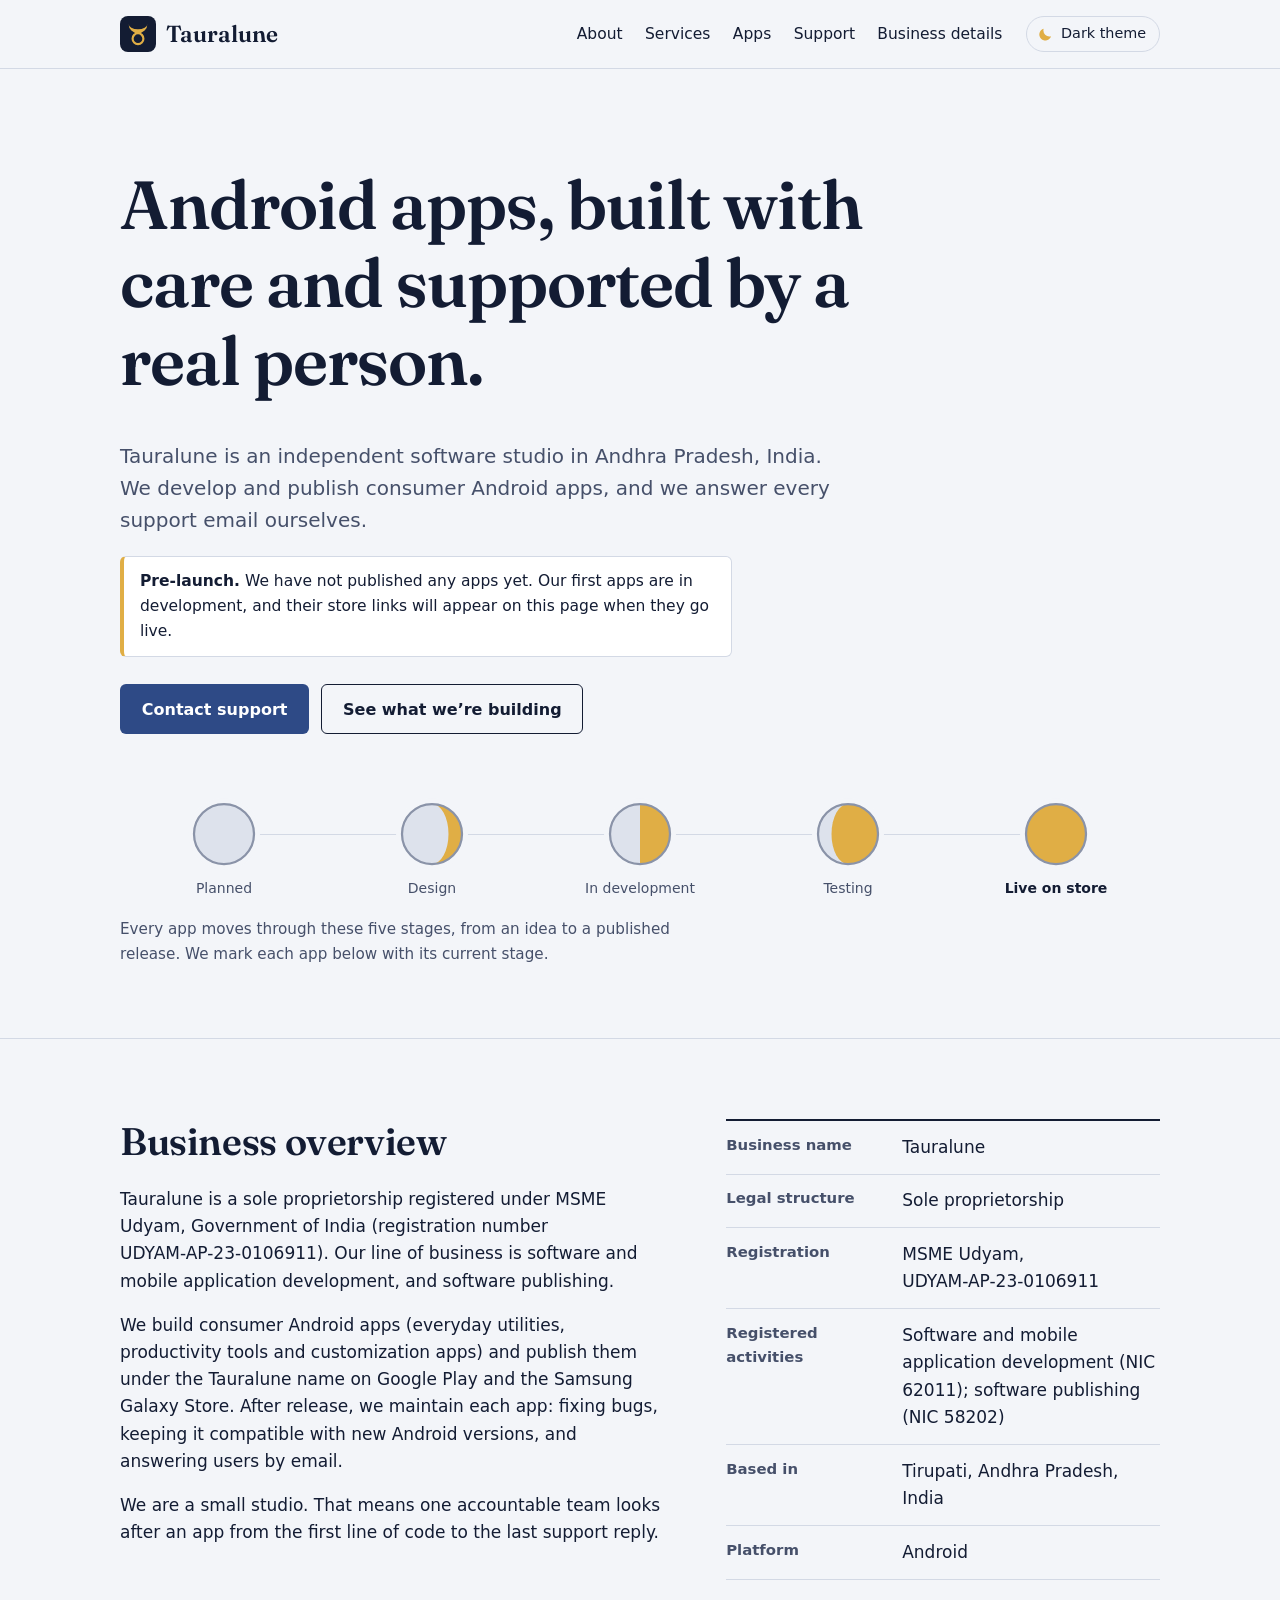
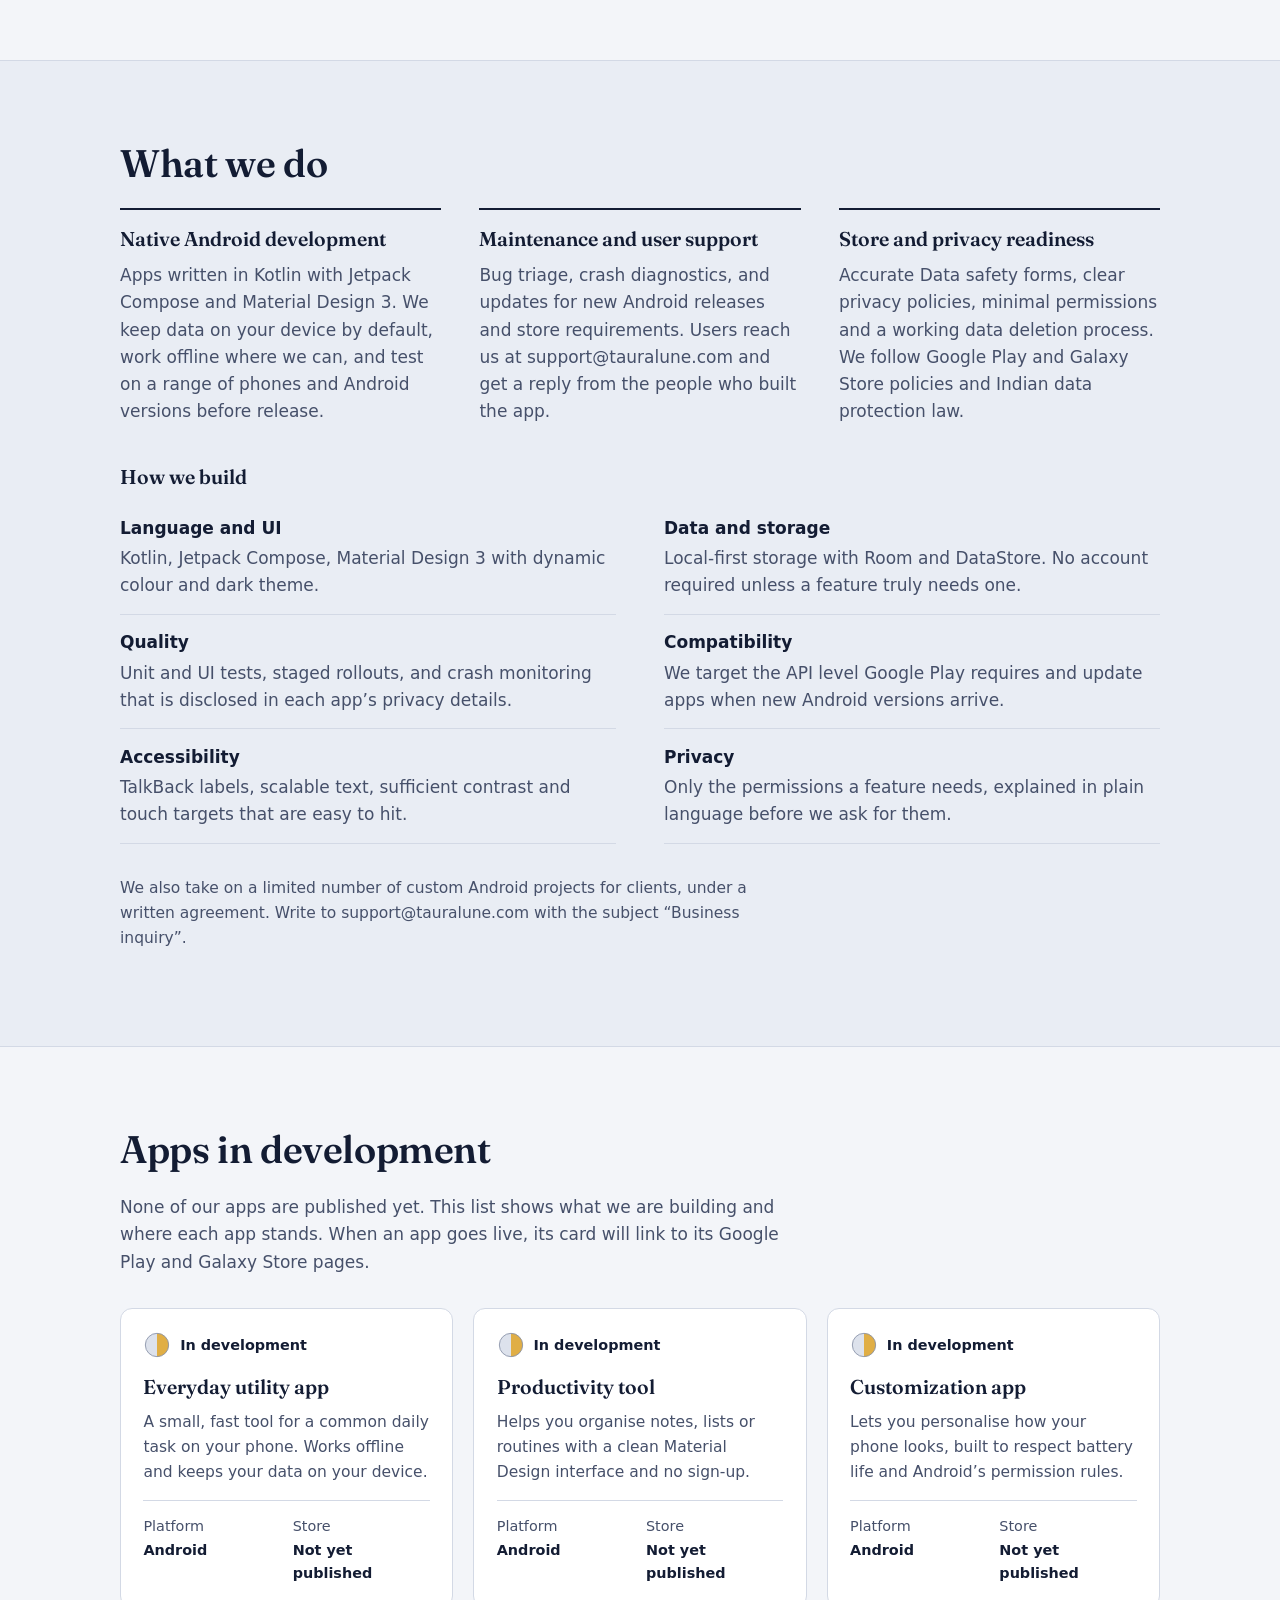
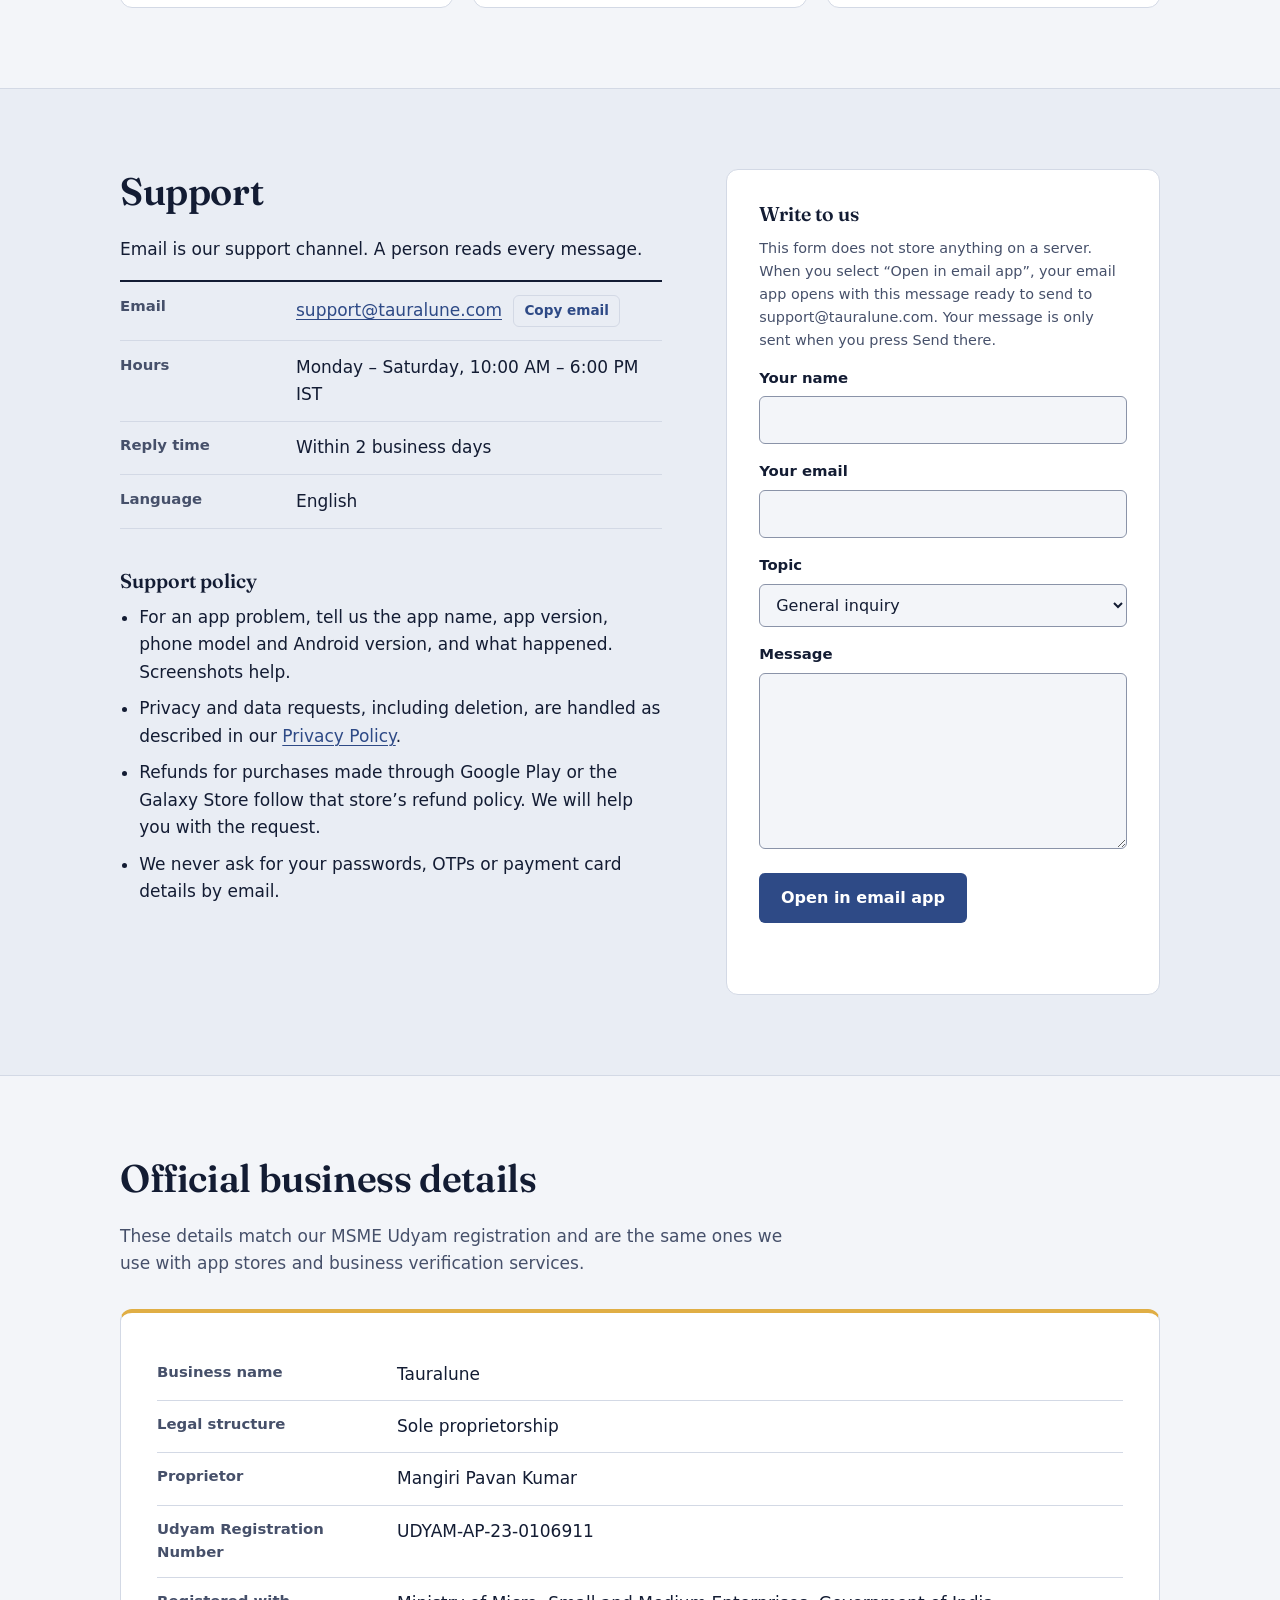
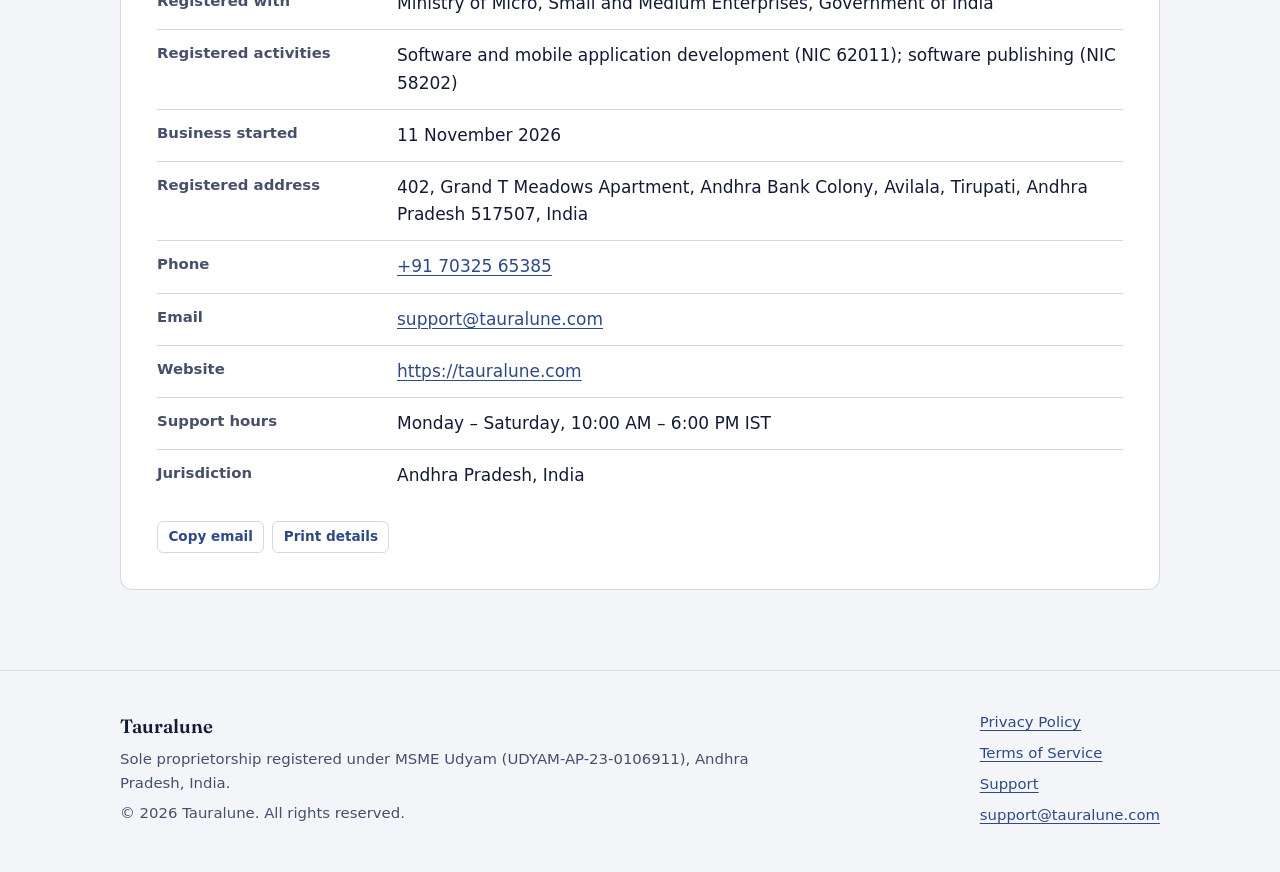
<file: index.html>
<!doctype html>
<html lang="en-IN">
<head>
  <meta charset="utf-8">
  <meta name="viewport" content="width=device-width, initial-scale=1">
  <title>Tauralune – Android app development and support studio, India</title>
  <meta name="description" content="Tauralune is an MSME-registered sole proprietorship in Andhra Pradesh, India (Udyam UDYAM-AP-23-0106911) that develops, publishes and supports Android apps. Pre-launch: first apps in development.">
  <meta name="robots" content="index, follow">
  <link rel="canonical" href="https://tauralune.com/">
  <meta name="theme-color" content="#F3F5F9">
  <meta name="color-scheme" content="light dark">
  <link rel="icon" href="favicon.ico" sizes="48x48">
  <link rel="icon" href="favicon.svg" type="image/svg+xml">
  <link rel="apple-touch-icon" href="apple-touch-icon.png">
  <link rel="preload" href="fonts/fraunces-600.woff2" as="font" type="font/woff2" crossorigin>

  <meta property="og:type" content="website">
  <meta property="og:site_name" content="Tauralune">
  <meta property="og:title" content="Tauralune – Android app development and support studio">
  <meta property="og:description" content="An MSME-registered Android app development and software publishing studio in Andhra Pradesh, India. First apps in development.">
  <meta property="og:url" content="https://tauralune.com/">
  <meta property="og:image" content="https://tauralune.com/og-image.png">
  <meta property="og:image:width" content="1200">
  <meta property="og:image:height" content="630">
  <meta property="og:locale" content="en_IN">
  <meta name="twitter:card" content="summary_large_image">
  <meta name="twitter:title" content="Tauralune – Android app development and support studio">
  <meta name="twitter:description" content="An MSME-registered Android app development and software publishing studio in Andhra Pradesh, India.">
  <meta name="twitter:image" content="https://tauralune.com/og-image.png">

  <link rel="stylesheet" href="styles.css">
  <script src="script.js"></script>

  <script type="application/ld+json">
  {
    "@context": "https://schema.org",
    "@graph": [
      {
        "@type": "Organization",
        "@id": "https://tauralune.com/#organization",
        "name": "Tauralune",
        "url": "https://tauralune.com/",
        "logo": "https://tauralune.com/logo.png",
        "image": "https://tauralune.com/og-image.png",
        "email": "support@tauralune.com",
        "telephone": "+917032565385",
        "foundingDate": "2026-11-11",
        "founder": { "@type": "Person", "name": "Mangiri Pavan Kumar" },
        "description": "Tauralune is a sole proprietorship registered under MSME Udyam (Government of India) that develops, publishes and supports consumer Android applications. Registered activities: software and mobile application development (NIC 62011) and software publishing (NIC 58202).",
        "address": {
          "@type": "PostalAddress",
          "streetAddress": "402, Grand T Meadows Apartment, Andhra Bank Colony, Avilala",
          "addressLocality": "Tirupati",
          "postalCode": "517507",
          "addressRegion": "Andhra Pradesh",
          "addressCountry": "IN"
        },
        "identifier": {
          "@type": "PropertyValue",
          "propertyID": "Udyam Registration Number",
          "value": "UDYAM-AP-23-0106911"
        },
        "knowsAbout": [
          "Android app development",
          "Kotlin",
          "Jetpack Compose",
          "Material Design",
          "Software publishing",
          "Application maintenance and user support"
        ],
        "contactPoint": {
          "@type": "ContactPoint",
          "contactType": "customer support",
          "email": "support@tauralune.com",
          "telephone": "+917032565385",
          "availableLanguage": ["English"],
          "areaServed": "IN",
          "hoursAvailable": {
            "@type": "OpeningHoursSpecification",
            "dayOfWeek": ["Monday", "Tuesday", "Wednesday", "Thursday", "Friday", "Saturday"],
            "opens": "10:00",
            "closes": "18:00"
          }
        }
      },
      {
        "@type": "WebSite",
        "@id": "https://tauralune.com/#website",
        "url": "https://tauralune.com/",
        "name": "Tauralune",
        "inLanguage": "en-IN",
        "publisher": { "@id": "https://tauralune.com/#organization" }
      }
    ]
  }
  </script>
</head>
<body>
  <a class="skip-link" href="#main">Skip to content</a>

  <svg class="sprite" aria-hidden="true" focusable="false" xmlns="http://www.w3.org/2000/svg">
    <symbol id="phase-new" viewBox="-24 -24 48 48">
      <circle class="moon-dark" r="20"/>
      <circle class="moon-rim" r="20"/>
    </symbol>
    <symbol id="phase-crescent" viewBox="-24 -24 48 48">
      <circle class="moon-dark" r="20"/>
      <path class="moon-lit" d="M0,-20 A20,20 0 0 1 0,20 A11,20 0 0 0 0,-20 Z"/>
      <circle class="moon-rim" r="20"/>
    </symbol>
    <symbol id="phase-half" viewBox="-24 -24 48 48">
      <circle class="moon-dark" r="20"/>
      <path class="moon-lit" d="M0,-20 A20,20 0 0 1 0,20 Z"/>
      <circle class="moon-rim" r="20"/>
    </symbol>
    <symbol id="phase-gibbous" viewBox="-24 -24 48 48">
      <circle class="moon-dark" r="20"/>
      <path class="moon-lit" d="M0,-20 A20,20 0 0 1 0,20 A11,20 0 0 1 0,-20 Z"/>
      <circle class="moon-rim" r="20"/>
    </symbol>
    <symbol id="phase-full" viewBox="-24 -24 48 48">
      <circle class="moon-lit" r="20"/>
      <circle class="moon-rim" r="20"/>
    </symbol>
  </svg>

  <header class="site-header">
    <div class="container header-inner">
      <a class="brand" href="index.html" aria-label="Tauralune home">
        <svg class="brand-mark" viewBox="0 0 100 100" aria-hidden="true" focusable="false">
          <rect class="brand-tile" width="100" height="100" rx="22"/>
          <path class="brand-horns" d="M24 22A26 26 0 0 0 76 22A26 15 0 0 1 24 22Z"/>
          <circle class="brand-moon" cx="50" cy="63" r="15"/>
        </svg>
        <span class="brand-name">Tauralune</span>
      </a>

      <button class="menu-toggle" type="button" aria-controls="site-nav" aria-expanded="false">
        <span class="menu-toggle-bars" aria-hidden="true"></span>
        <span class="visually-hidden">Open menu</span>
      </button>

      <nav id="site-nav" class="site-nav" aria-label="Main">
        <ul>
          <li><a href="#about">About</a></li>
          <li><a href="#services">Services</a></li>
          <li><a href="#apps">Apps</a></li>
          <li><a href="#support">Support</a></li>
          <li><a href="#business">Business details</a></li>
        </ul>
        <button class="theme-toggle" type="button" aria-pressed="false">
          <svg viewBox="0 0 24 24" aria-hidden="true" focusable="false"><path d="M20 14.5A8.5 8.5 0 0 1 9.5 4a8.5 8.5 0 1 0 10.5 10.5z"/></svg>
          <span class="theme-toggle-label">Dark theme</span>
        </button>
      </nav>
    </div>
    <div class="nav-backdrop" hidden></div>
  </header>

  <main id="main">
    <section class="hero" aria-labelledby="hero-title">
      <div class="container">
        <h1 id="hero-title">Android apps, built with care and supported by a real person.</h1>
        <p class="lede">Tauralune is an independent software studio in Andhra Pradesh, India. We develop and publish consumer Android apps, and we answer every support email ourselves.</p>
        <p class="status-note"><strong>Pre-launch.</strong> We have not published any apps yet. Our first apps are in development, and their store links will appear on this page when they go live.</p>
        <div class="hero-actions">
          <a class="button button-primary" href="#support">Contact support</a>
          <a class="button button-quiet" href="#apps">See what we’re building</a>
        </div>

        <figure class="cycle">
          <ol class="cycle-steps">
            <li><svg class="phase" aria-hidden="true" focusable="false"><use href="#phase-new"/></svg><span>Planned</span></li>
            <li><svg class="phase" aria-hidden="true" focusable="false"><use href="#phase-crescent"/></svg><span>Design</span></li>
            <li><svg class="phase" aria-hidden="true" focusable="false"><use href="#phase-half"/></svg><span>In development</span></li>
            <li><svg class="phase" aria-hidden="true" focusable="false"><use href="#phase-gibbous"/></svg><span>Testing</span></li>
            <li><svg class="phase" aria-hidden="true" focusable="false"><use href="#phase-full"/></svg><span>Live on store</span></li>
          </ol>
          <figcaption>Every app moves through these five stages, from an idea to a published release. We mark each app below with its current stage.</figcaption>
        </figure>
      </div>
    </section>

    <section id="about" class="section" aria-labelledby="about-title">
      <div class="container split">
        <div>
          <h2 id="about-title">Business overview</h2>
          <p>Tauralune is a sole proprietorship registered under MSME Udyam, Government of India (registration number <span class="nowrap">UDYAM-AP-23-0106911</span>). Our line of business is software and mobile application development, and software publishing.</p>
          <p>We build consumer Android apps (everyday utilities, productivity tools and customization apps) and publish them under the Tauralune name on Google Play and the Samsung Galaxy Store. After release, we maintain each app: fixing bugs, keeping it compatible with new Android versions, and answering users by email.</p>
          <p>We are a small studio. That means one accountable team looks after an app from the first line of code to the last support reply.</p>
        </div>
        <dl class="facts">
          <div><dt>Business name</dt><dd>Tauralune</dd></div>
          <div><dt>Legal structure</dt><dd>Sole proprietorship</dd></div>
          <div><dt>Registration</dt><dd>MSME Udyam, <span class="nowrap">UDYAM-AP-23-0106911</span></dd></div>
          <div><dt>Registered activities</dt><dd>Software and mobile application development (NIC 62011); software publishing (NIC 58202)</dd></div>
          <div><dt>Based in</dt><dd>Tirupati, Andhra Pradesh, India</dd></div>
          <div><dt>Platform</dt><dd>Android</dd></div>
        </dl>
      </div>
    </section>

    <section id="services" class="section section-alt" aria-labelledby="services-title">
      <div class="container">
        <h2 id="services-title">What we do</h2>
        <div class="columns">
          <article class="column">
            <h3>Native Android development</h3>
            <p>Apps written in Kotlin with Jetpack Compose and Material Design 3. We keep data on your device by default, work offline where we can, and test on a range of phones and Android versions before release.</p>
          </article>
          <article class="column">
            <h3>Maintenance and user support</h3>
            <p>Bug triage, crash diagnostics, and updates for new Android releases and store requirements. Users reach us at support@tauralune.com and get a reply from the people who built the app.</p>
          </article>
          <article class="column">
            <h3>Store and privacy readiness</h3>
            <p>Accurate Data safety forms, clear privacy policies, minimal permissions and a working data deletion process. We follow Google Play and Galaxy Store policies and Indian data protection law.</p>
          </article>
        </div>

        <h3 class="subhead">How we build</h3>
        <dl class="standards">
          <div><dt>Language and UI</dt><dd>Kotlin, Jetpack Compose, Material Design 3 with dynamic colour and dark theme.</dd></div>
          <div><dt>Data and storage</dt><dd>Local-first storage with Room and DataStore. No account required unless a feature truly needs one.</dd></div>
          <div><dt>Quality</dt><dd>Unit and UI tests, staged rollouts, and crash monitoring that is disclosed in each app’s privacy details.</dd></div>
          <div><dt>Compatibility</dt><dd>We target the API level Google Play requires and update apps when new Android versions arrive.</dd></div>
          <div><dt>Accessibility</dt><dd>TalkBack labels, scalable text, sufficient contrast and touch targets that are easy to hit.</dd></div>
          <div><dt>Privacy</dt><dd>Only the permissions a feature needs, explained in plain language before we ask for them.</dd></div>
        </dl>

        <p class="aside">We also take on a limited number of custom Android projects for clients, under a written agreement. Write to support@tauralune.com with the subject “Business inquiry”.</p>
      </div>
    </section>

    <section id="apps" class="section" aria-labelledby="apps-title">
      <div class="container">
        <h2 id="apps-title">Apps in development</h2>
        <p class="section-intro">None of our apps are published yet. This list shows what we are building and where each app stands. When an app goes live, its card will link to its Google Play and Galaxy Store pages.</p>

        <div class="app-grid">
          <!-- APP CARD: copy this whole <article> block to add another app. See README.md. -->
          <article class="app-card" data-stage="development">
            <div class="app-stage">
              <svg class="phase" aria-hidden="true" focusable="false"><use href="#phase-half"/></svg>
              <span>In development</span>
            </div>
            <h3>Everyday utility app</h3>
            <p>A small, fast tool for a common daily task on your phone. Works offline and keeps your data on your device.</p>
            <dl class="app-meta">
              <div><dt>Platform</dt><dd>Android</dd></div>
              <div><dt>Store</dt><dd>Not yet published</dd></div>
            </dl>
          </article>

          <article class="app-card" data-stage="development">
            <div class="app-stage">
              <svg class="phase" aria-hidden="true" focusable="false"><use href="#phase-half"/></svg>
              <span>In development</span>
            </div>
            <h3>Productivity tool</h3>
            <p>Helps you organise notes, lists or routines with a clean Material Design interface and no sign-up.</p>
            <dl class="app-meta">
              <div><dt>Platform</dt><dd>Android</dd></div>
              <div><dt>Store</dt><dd>Not yet published</dd></div>
            </dl>
          </article>

          <article class="app-card" data-stage="development">
            <div class="app-stage">
              <svg class="phase" aria-hidden="true" focusable="false"><use href="#phase-half"/></svg>
              <span>In development</span>
            </div>
            <h3>Customization app</h3>
            <p>Lets you personalise how your phone looks, built to respect battery life and Android’s permission rules.</p>
            <dl class="app-meta">
              <div><dt>Platform</dt><dd>Android</dd></div>
              <div><dt>Store</dt><dd>Not yet published</dd></div>
            </dl>
          </article>
        </div>
      </div>
    </section>

    <section id="support" class="section section-alt" aria-labelledby="support-title">
      <div class="container split">
        <div>
          <h2 id="support-title">Support</h2>
          <p>Email is our support channel. A person reads every message.</p>
          <dl class="facts">
            <div><dt>Email</dt><dd><a href="mailto:support@tauralune.com">support@tauralune.com</a> <button class="copy-button" type="button" data-copy="support@tauralune.com">Copy email</button></dd></div>
            <div><dt>Hours</dt><dd>Monday – Saturday, 10:00 AM – 6:00 PM IST</dd></div>
            <div><dt>Reply time</dt><dd>Within 2 business days</dd></div>
            <div><dt>Language</dt><dd>English</dd></div>
          </dl>

          <h3 class="subhead">Support policy</h3>
          <ul class="plain-list">
            <li>For an app problem, tell us the app name, app version, phone model and Android version, and what happened. Screenshots help.</li>
            <li>Privacy and data requests, including deletion, are handled as described in our <a href="privacy.html">Privacy Policy</a>.</li>
            <li>Refunds for purchases made through Google Play or the Galaxy Store follow that store’s refund policy. We will help you with the request.</li>
            <li>We never ask for your passwords, OTPs or payment card details by email.</li>
          </ul>
          <p class="copy-status" role="status" aria-live="polite"></p>
        </div>

        <form id="inquiry-form" class="inquiry-form" novalidate>
          <h3>Write to us</h3>
          <p class="form-note">This form does not store anything on a server. When you select “Open in email app”, your email app opens with this message ready to send to support@tauralune.com. Your message is only sent when you press Send there.</p>

          <div class="field">
            <label for="f-name">Your name</label>
            <input id="f-name" name="name" type="text" autocomplete="name" required maxlength="100">
          </div>
          <div class="field">
            <label for="f-email">Your email</label>
            <input id="f-email" name="email" type="email" autocomplete="email" required maxlength="150">
          </div>
          <div class="field">
            <label for="f-topic">Topic</label>
            <select id="f-topic" name="topic">
              <option>General inquiry</option>
              <option>App support</option>
              <option>Bug report</option>
              <option>Privacy or data request</option>
              <option>Business inquiry</option>
            </select>
          </div>
          <div class="field">
            <label for="f-message">Message</label>
            <textarea id="f-message" name="message" rows="6" required maxlength="1500"></textarea>
          </div>
          <button class="button button-primary" type="submit">Open in email app</button>
          <p class="form-status" role="status" aria-live="polite"></p>
        </form>
      </div>
    </section>

    <section id="business" class="section" aria-labelledby="business-title">
      <div class="container">
        <h2 id="business-title">Official business details</h2>
        <p class="section-intro">These details match our MSME Udyam registration and are the same ones we use with app stores and business verification services.</p>
        <div class="record">
          <dl class="record-list">
            <div><dt>Business name</dt><dd>Tauralune</dd></div>
            <div><dt>Legal structure</dt><dd>Sole proprietorship</dd></div>
            <div><dt>Proprietor</dt><dd>Mangiri Pavan Kumar</dd></div>
            <div><dt>Udyam Registration Number</dt><dd><span class="nowrap">UDYAM-AP-23-0106911</span></dd></div>
            <div><dt>Registered with</dt><dd>Ministry of Micro, Small and Medium Enterprises, Government of India</dd></div>
            <div><dt>Registered activities</dt><dd>Software and mobile application development (NIC 62011); software publishing (NIC 58202)</dd></div>
            <div><dt>Business started</dt><dd>11 November 2026</dd></div>
            <div><dt>Registered address</dt><dd><address>402, Grand T Meadows Apartment, Andhra Bank Colony, Avilala, Tirupati, Andhra Pradesh 517507, India</address></dd></div>
            <div><dt>Phone</dt><dd><a href="tel:+917032565385">+91 70325 65385</a></dd></div>
            <div><dt>Email</dt><dd><a href="mailto:support@tauralune.com">support@tauralune.com</a></dd></div>
            <div><dt>Website</dt><dd><a href="https://tauralune.com">https://tauralune.com</a></dd></div>
            <div><dt>Support hours</dt><dd>Monday – Saturday, 10:00 AM – 6:00 PM IST</dd></div>
            <div><dt>Jurisdiction</dt><dd>Andhra Pradesh, India</dd></div>
          </dl>
          <div class="record-actions">
            <button class="copy-button" type="button" data-copy="support@tauralune.com">Copy email</button>
            <button class="copy-button" type="button" data-print>Print details</button>
          </div>
        </div>
      </div>
    </section>
  </main>

  <footer class="site-footer">
    <div class="container footer-inner">
      <div>
        <p class="footer-brand">Tauralune</p>
        <p>Sole proprietorship registered under MSME Udyam (<span class="nowrap">UDYAM-AP-23-0106911</span>), Andhra Pradesh, India.</p>
        <p>&copy; <span data-year>2026</span> Tauralune. All rights reserved.</p>
      </div>
      <nav aria-label="Footer">
        <ul>
          <li><a href="privacy.html">Privacy Policy</a></li>
          <li><a href="terms.html">Terms of Service</a></li>
          <li><a href="#support">Support</a></li>
          <li><a href="mailto:support@tauralune.com">support@tauralune.com</a></li>
        </ul>
      </nav>
    </div>
  </footer>
</body>
</html>
</file>
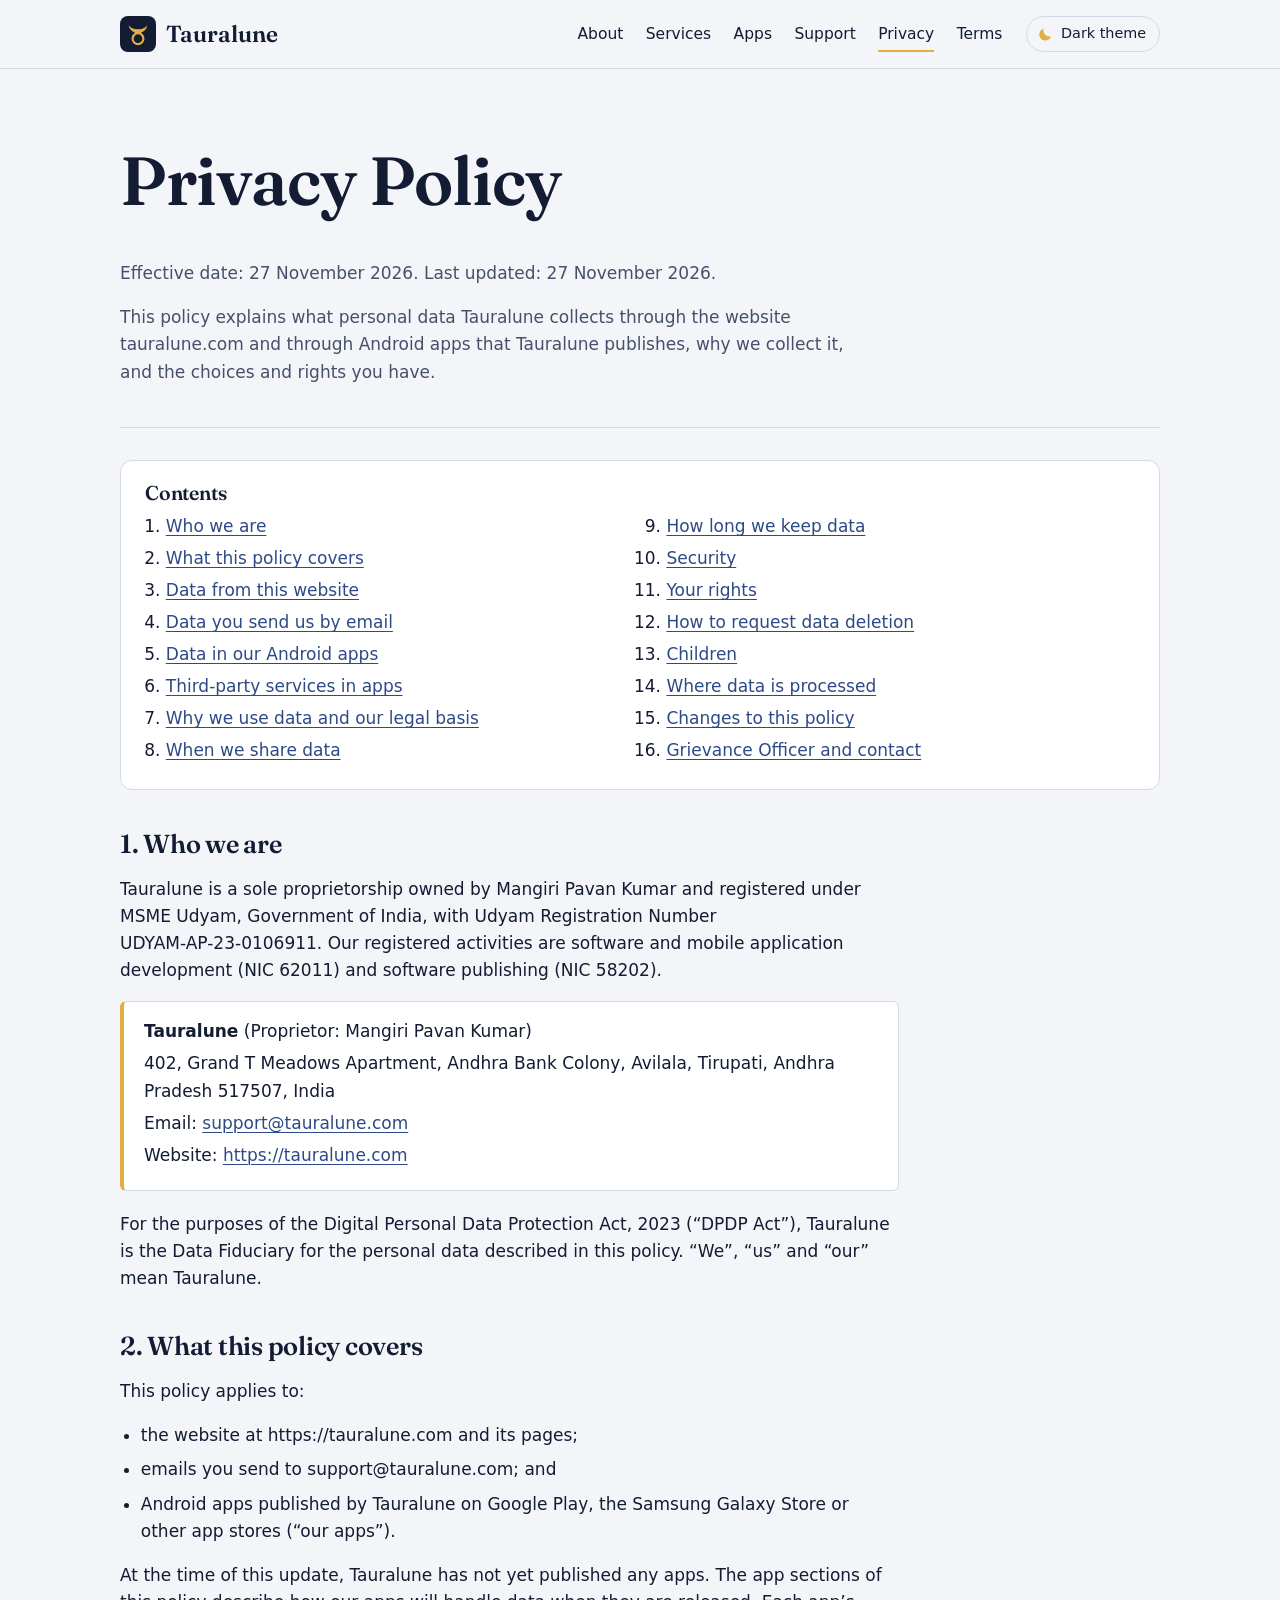
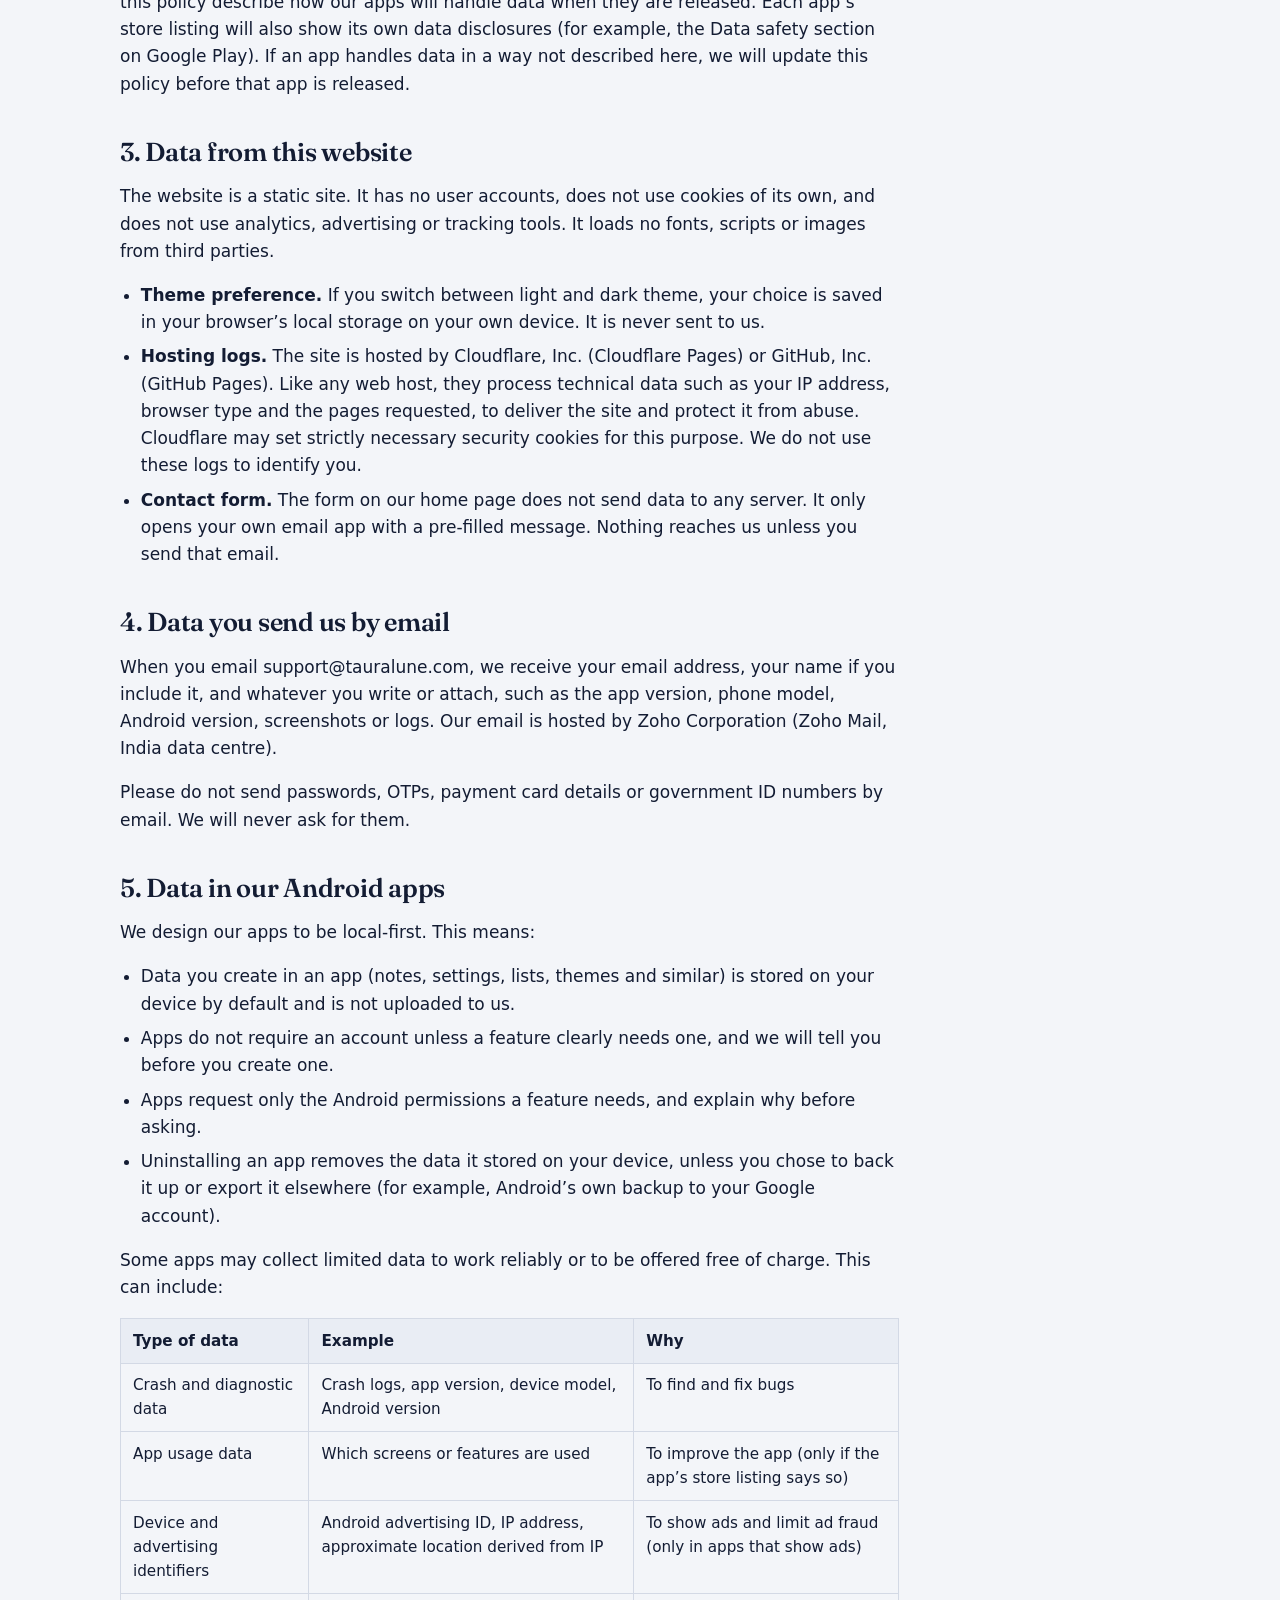
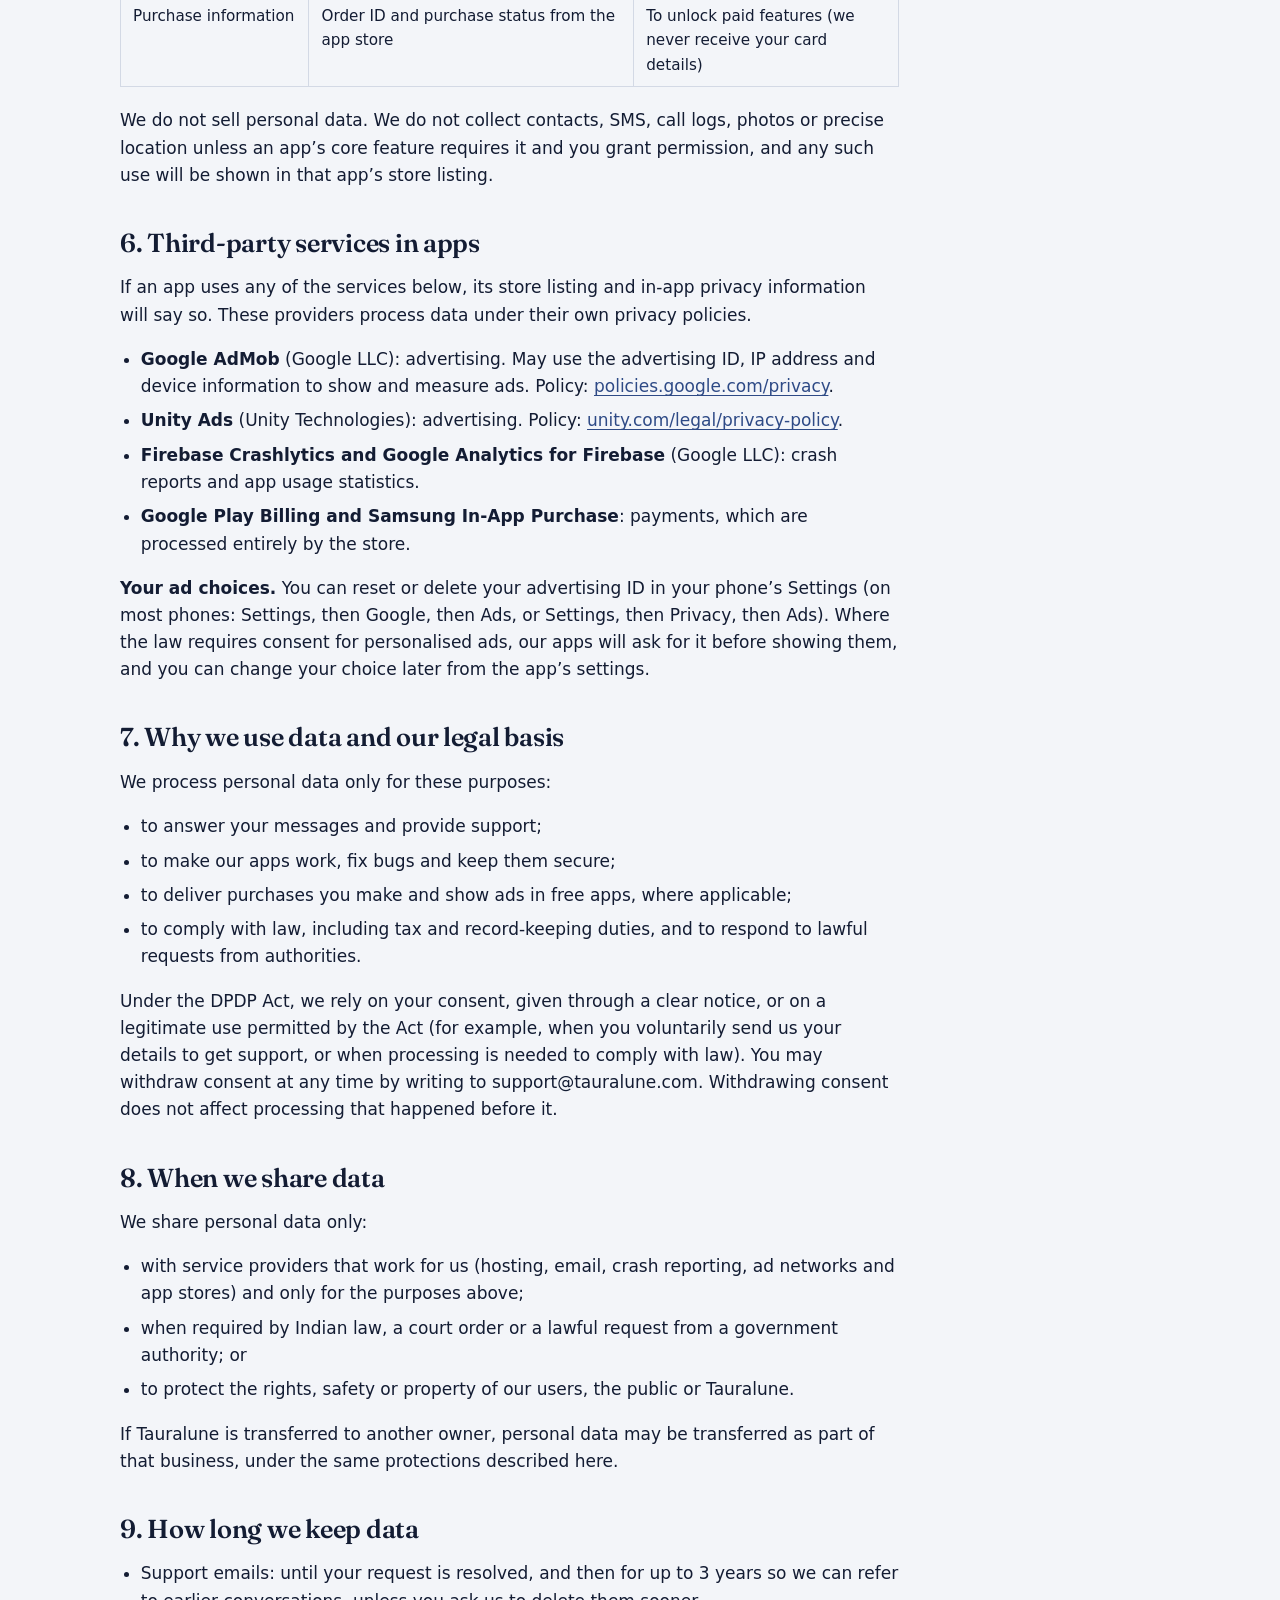
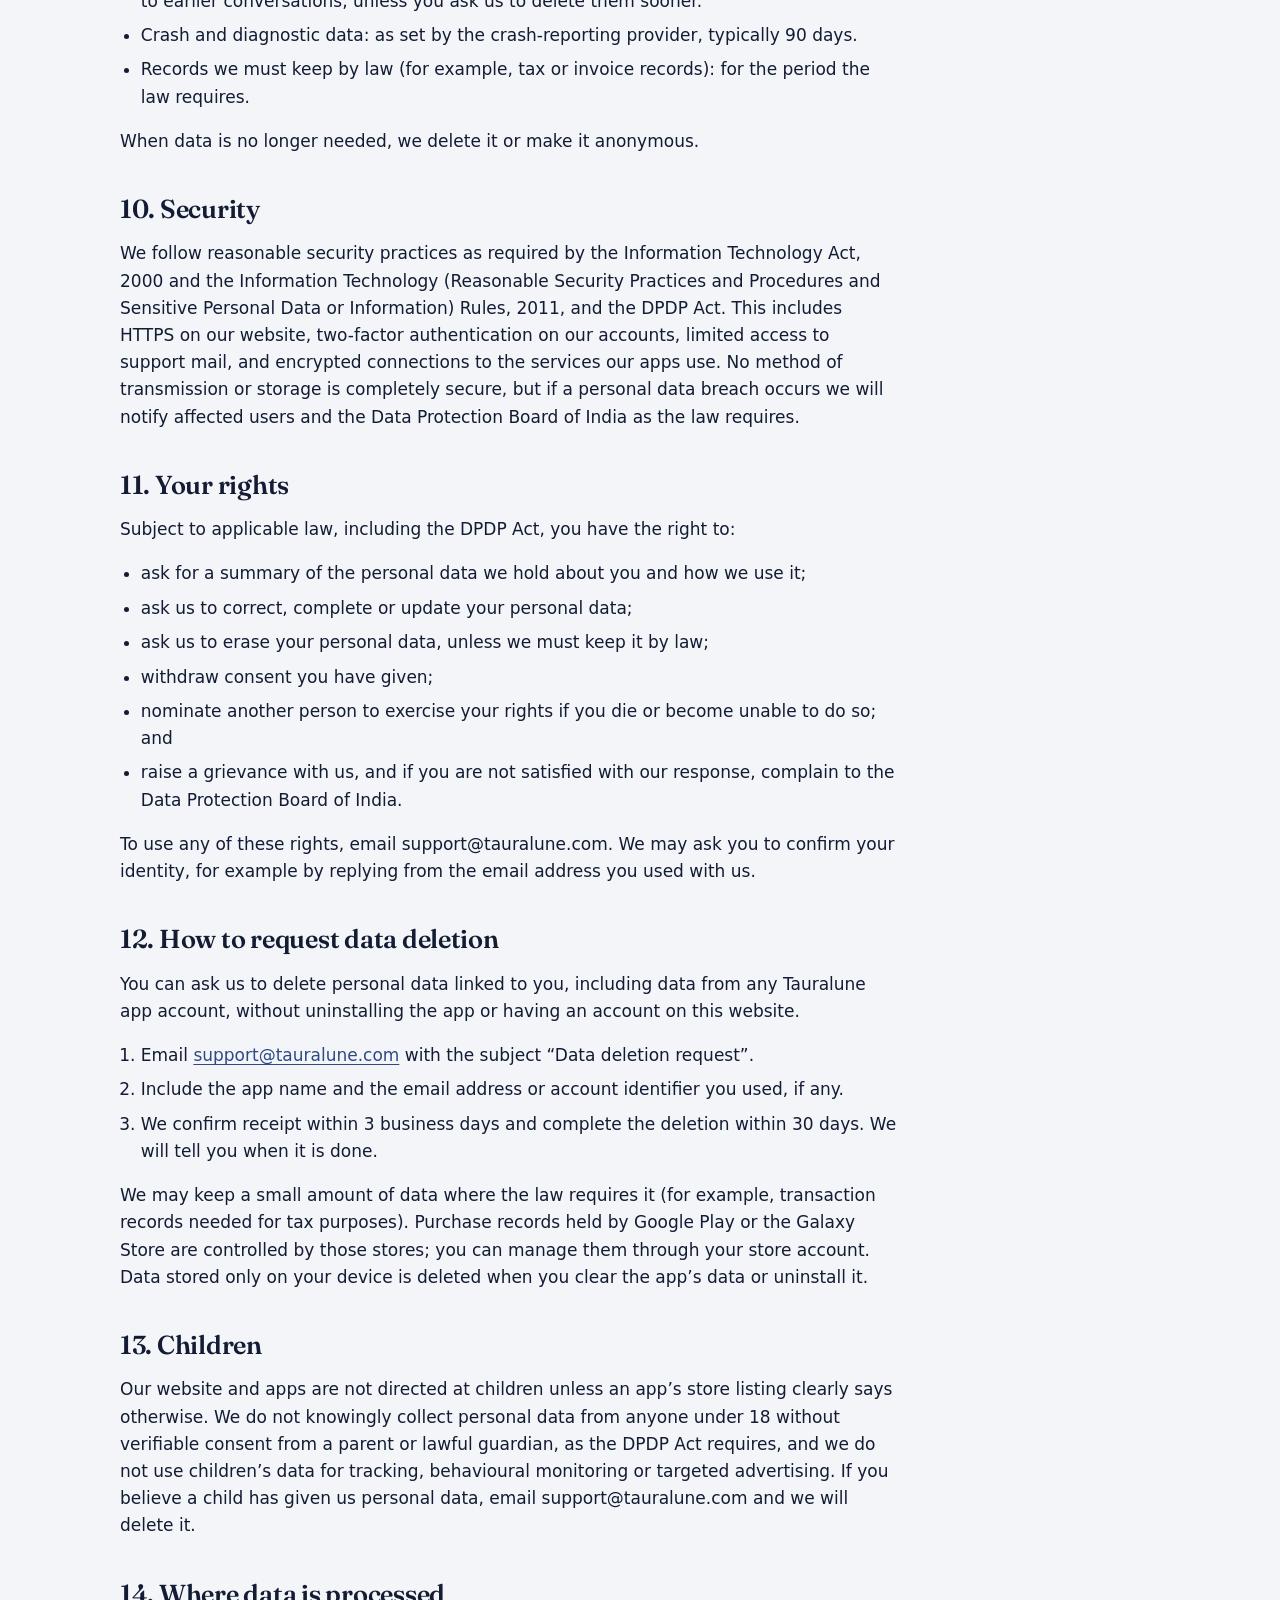
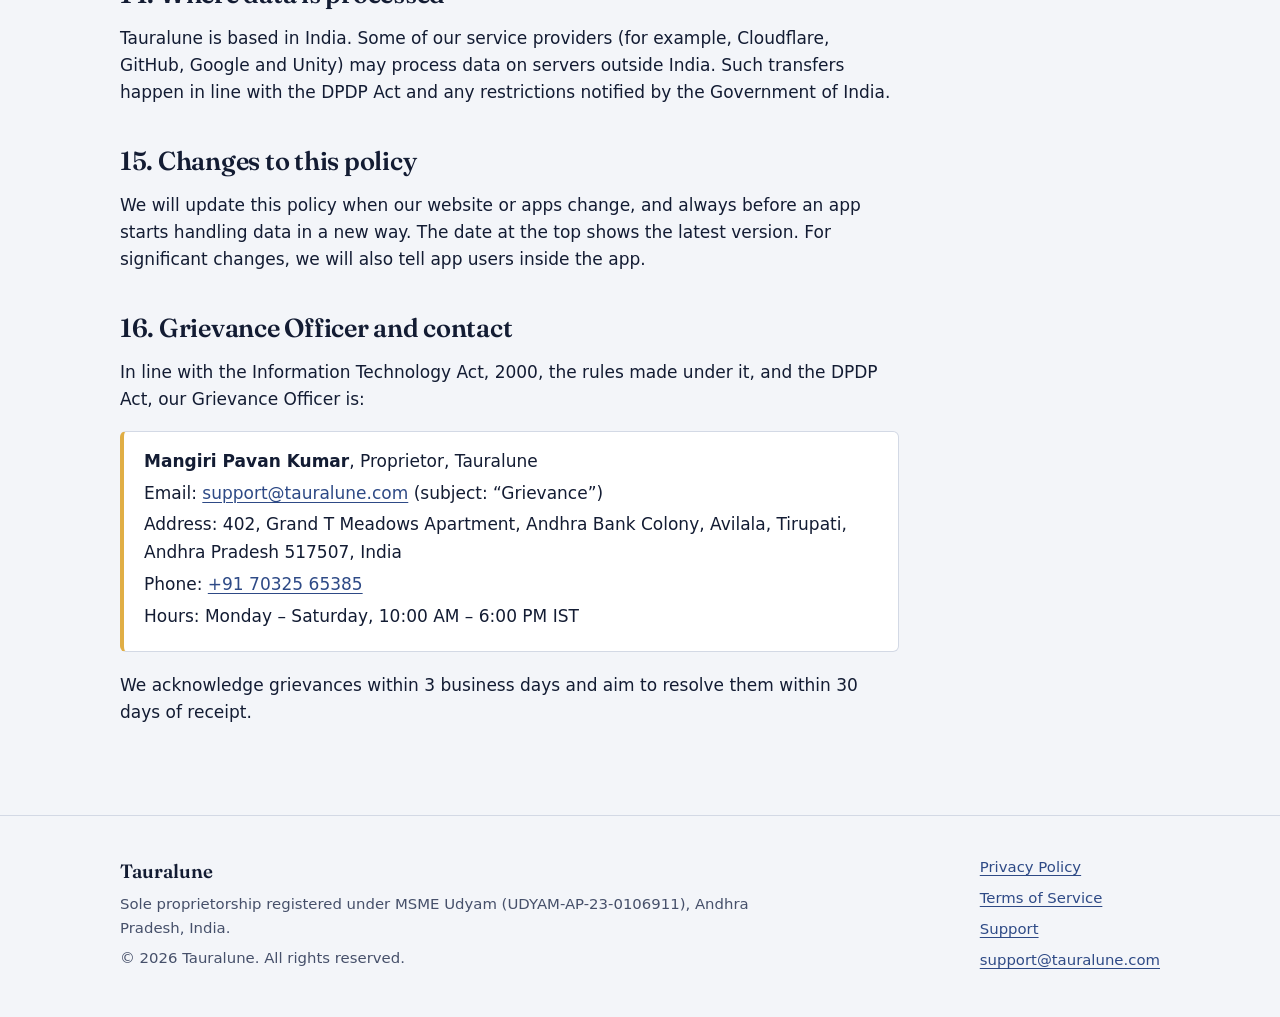
<file: privacy.html>
<!doctype html>
<html lang="en-IN">
<head>
  <meta charset="utf-8">
  <meta name="viewport" content="width=device-width, initial-scale=1">
  <title>Privacy Policy – Tauralune</title>
  <meta name="description" content="Privacy Policy for tauralune.com and Android apps published by Tauralune, an MSME-registered sole proprietorship in Andhra Pradesh, India.">
  <meta name="robots" content="index, follow">
  <link rel="canonical" href="https://tauralune.com/privacy">
  <meta name="theme-color" content="#F3F5F9">
  <meta name="color-scheme" content="light dark">
  <link rel="icon" href="favicon.ico" sizes="48x48">
  <link rel="icon" href="favicon.svg" type="image/svg+xml">
  <link rel="apple-touch-icon" href="apple-touch-icon.png">
  <link rel="preload" href="fonts/fraunces-600.woff2" as="font" type="font/woff2" crossorigin>
  <meta property="og:type" content="article">
  <meta property="og:site_name" content="Tauralune">
  <meta property="og:title" content="Privacy Policy – Tauralune">
  <meta property="og:description" content="How Tauralune handles personal data on tauralune.com and in its Android apps.">
  <meta property="og:url" content="https://tauralune.com/privacy">
  <meta property="og:image" content="https://tauralune.com/og-image.png">
  <link rel="stylesheet" href="styles.css">
  <script src="script.js"></script>
</head>
<body>
  <a class="skip-link" href="#main">Skip to content</a>

  <header class="site-header">
    <div class="container header-inner">
      <a class="brand" href="index.html" aria-label="Tauralune home">
        <svg class="brand-mark" viewBox="0 0 100 100" aria-hidden="true" focusable="false">
          <rect class="brand-tile" width="100" height="100" rx="22"/>
          <path class="brand-horns" d="M24 22A26 26 0 0 0 76 22A26 15 0 0 1 24 22Z"/>
          <circle class="brand-moon" cx="50" cy="63" r="15"/>
        </svg>
        <span class="brand-name">Tauralune</span>
      </a>
      <button class="menu-toggle" type="button" aria-controls="site-nav" aria-expanded="false">
        <span class="menu-toggle-bars" aria-hidden="true"></span>
        <span class="visually-hidden">Open menu</span>
      </button>
      <nav id="site-nav" class="site-nav" aria-label="Main">
        <ul>
          <li><a href="index.html#about">About</a></li>
          <li><a href="index.html#services">Services</a></li>
          <li><a href="index.html#apps">Apps</a></li>
          <li><a href="index.html#support">Support</a></li>
          <li><a href="privacy.html" aria-current="page">Privacy</a></li>
          <li><a href="terms.html">Terms</a></li>
        </ul>
        <button class="theme-toggle" type="button" aria-pressed="false">
          <svg viewBox="0 0 24 24" aria-hidden="true" focusable="false"><path d="M20 14.5A8.5 8.5 0 0 1 9.5 4a8.5 8.5 0 1 0 10.5 10.5z"/></svg>
          <span class="theme-toggle-label">Dark theme</span>
        </button>
      </nav>
    </div>
    <div class="nav-backdrop" hidden></div>
  </header>

  <main id="main" class="legal">
    <div class="container">
      <div class="legal-head">
        <h1>Privacy Policy</h1>
        <p>Effective date: 27 November 2026. Last updated: 27 November 2026.</p>
        <p>This policy explains what personal data Tauralune collects through the website tauralune.com and through Android apps that Tauralune publishes, why we collect it, and the choices and rights you have.</p>
      </div>

      <nav class="toc" aria-labelledby="toc-title">
        <h2 id="toc-title">Contents</h2>
        <ol>
          <li><a href="#who-we-are">Who we are</a></li>
          <li><a href="#scope">What this policy covers</a></li>
          <li><a href="#website">Data from this website</a></li>
          <li><a href="#email">Data you send us by email</a></li>
          <li><a href="#apps">Data in our Android apps</a></li>
          <li><a href="#third-parties">Third-party services in apps</a></li>
          <li><a href="#purposes">Why we use data and our legal basis</a></li>
          <li><a href="#sharing">When we share data</a></li>
          <li><a href="#retention">How long we keep data</a></li>
          <li><a href="#security">Security</a></li>
          <li><a href="#rights">Your rights</a></li>
          <li><a href="#data-deletion">How to request data deletion</a></li>
          <li><a href="#children">Children</a></li>
          <li><a href="#transfers">Where data is processed</a></li>
          <li><a href="#changes">Changes to this policy</a></li>
          <li><a href="#grievance">Grievance Officer and contact</a></li>
        </ol>
      </nav>

      <div class="legal-body">
        <h2 id="who-we-are">1. Who we are</h2>
        <p>Tauralune is a sole proprietorship owned by Mangiri Pavan Kumar and registered under MSME Udyam, Government of India, with Udyam Registration Number <span class="nowrap">UDYAM-AP-23-0106911</span>. Our registered activities are software and mobile application development (NIC 62011) and software publishing (NIC 58202).</p>
        <div class="contact-card">
          <p><strong>Tauralune</strong> (Proprietor: Mangiri Pavan Kumar)</p>
          <address>402, Grand T Meadows Apartment, Andhra Bank Colony, Avilala, Tirupati, Andhra Pradesh 517507, India</address>
          <p>Email: <a href="mailto:support@tauralune.com">support@tauralune.com</a></p>
          <p>Website: <a href="https://tauralune.com">https://tauralune.com</a></p>
        </div>
        <p>For the purposes of the Digital Personal Data Protection Act, 2023 (“DPDP Act”), Tauralune is the Data Fiduciary for the personal data described in this policy. “We”, “us” and “our” mean Tauralune.</p>

        <h2 id="scope">2. What this policy covers</h2>
        <p>This policy applies to:</p>
        <ul>
          <li>the website at https://tauralune.com and its pages;</li>
          <li>emails you send to support@tauralune.com; and</li>
          <li>Android apps published by Tauralune on Google Play, the Samsung Galaxy Store or other app stores (“our apps”).</li>
        </ul>
        <p>At the time of this update, Tauralune has not yet published any apps. The app sections of this policy describe how our apps will handle data when they are released. Each app’s store listing will also show its own data disclosures (for example, the Data safety section on Google Play). If an app handles data in a way not described here, we will update this policy before that app is released.</p>

        <h2 id="website">3. Data from this website</h2>
        <p>The website is a static site. It has no user accounts, does not use cookies of its own, and does not use analytics, advertising or tracking tools. It loads no fonts, scripts or images from third parties.</p>
        <ul>
          <li><strong>Theme preference.</strong> If you switch between light and dark theme, your choice is saved in your browser’s local storage on your own device. It is never sent to us.</li>
          <li><strong>Hosting logs.</strong> The site is hosted by Cloudflare, Inc. (Cloudflare Pages) or GitHub, Inc. (GitHub Pages). Like any web host, they process technical data such as your IP address, browser type and the pages requested, to deliver the site and protect it from abuse. Cloudflare may set strictly necessary security cookies for this purpose. We do not use these logs to identify you.</li>
          <li><strong>Contact form.</strong> The form on our home page does not send data to any server. It only opens your own email app with a pre-filled message. Nothing reaches us unless you send that email.</li>
        </ul>

        <h2 id="email">4. Data you send us by email</h2>
        <p>When you email support@tauralune.com, we receive your email address, your name if you include it, and whatever you write or attach, such as the app version, phone model, Android version, screenshots or logs. Our email is hosted by Zoho Corporation (Zoho Mail, India data centre).</p>
        <p>Please do not send passwords, OTPs, payment card details or government ID numbers by email. We will never ask for them.</p>

        <h2 id="apps">5. Data in our Android apps</h2>
        <p>We design our apps to be local-first. This means:</p>
        <ul>
          <li>Data you create in an app (notes, settings, lists, themes and similar) is stored on your device by default and is not uploaded to us.</li>
          <li>Apps do not require an account unless a feature clearly needs one, and we will tell you before you create one.</li>
          <li>Apps request only the Android permissions a feature needs, and explain why before asking.</li>
          <li>Uninstalling an app removes the data it stored on your device, unless you chose to back it up or export it elsewhere (for example, Android’s own backup to your Google account).</li>
        </ul>
        <p>Some apps may collect limited data to work reliably or to be offered free of charge. This can include:</p>
        <div class="legal-table-wrap">
          <table class="legal-table">
            <thead>
              <tr><th scope="col">Type of data</th><th scope="col">Example</th><th scope="col">Why</th></tr>
            </thead>
            <tbody>
              <tr><td>Crash and diagnostic data</td><td>Crash logs, app version, device model, Android version</td><td>To find and fix bugs</td></tr>
              <tr><td>App usage data</td><td>Which screens or features are used</td><td>To improve the app (only if the app’s store listing says so)</td></tr>
              <tr><td>Device and advertising identifiers</td><td>Android advertising ID, IP address, approximate location derived from IP</td><td>To show ads and limit ad fraud (only in apps that show ads)</td></tr>
              <tr><td>Purchase information</td><td>Order ID and purchase status from the app store</td><td>To unlock paid features (we never receive your card details)</td></tr>
            </tbody>
          </table>
        </div>
        <p>We do not sell personal data. We do not collect contacts, SMS, call logs, photos or precise location unless an app’s core feature requires it and you grant permission, and any such use will be shown in that app’s store listing.</p>

        <h2 id="third-parties">6. Third-party services in apps</h2>
        <p>If an app uses any of the services below, its store listing and in-app privacy information will say so. These providers process data under their own privacy policies.</p>
        <ul>
          <li><strong>Google AdMob</strong> (Google LLC): advertising. May use the advertising ID, IP address and device information to show and measure ads. Policy: <a href="https://policies.google.com/privacy">policies.google.com/privacy</a>.</li>
          <li><strong>Unity Ads</strong> (Unity Technologies): advertising. Policy: <a href="https://unity.com/legal/privacy-policy">unity.com/legal/privacy-policy</a>.</li>
          <li><strong>Firebase Crashlytics and Google Analytics for Firebase</strong> (Google LLC): crash reports and app usage statistics.</li>
          <li><strong>Google Play Billing and Samsung In-App Purchase</strong>: payments, which are processed entirely by the store.</li>
        </ul>
        <p><strong>Your ad choices.</strong> You can reset or delete your advertising ID in your phone’s Settings (on most phones: Settings, then Google, then Ads, or Settings, then Privacy, then Ads). Where the law requires consent for personalised ads, our apps will ask for it before showing them, and you can change your choice later from the app’s settings.</p>

        <h2 id="purposes">7. Why we use data and our legal basis</h2>
        <p>We process personal data only for these purposes:</p>
        <ul>
          <li>to answer your messages and provide support;</li>
          <li>to make our apps work, fix bugs and keep them secure;</li>
          <li>to deliver purchases you make and show ads in free apps, where applicable;</li>
          <li>to comply with law, including tax and record-keeping duties, and to respond to lawful requests from authorities.</li>
        </ul>
        <p>Under the DPDP Act, we rely on your consent, given through a clear notice, or on a legitimate use permitted by the Act (for example, when you voluntarily send us your details to get support, or when processing is needed to comply with law). You may withdraw consent at any time by writing to support@tauralune.com. Withdrawing consent does not affect processing that happened before it.</p>

        <h2 id="sharing">8. When we share data</h2>
        <p>We share personal data only:</p>
        <ul>
          <li>with service providers that work for us (hosting, email, crash reporting, ad networks and app stores) and only for the purposes above;</li>
          <li>when required by Indian law, a court order or a lawful request from a government authority; or</li>
          <li>to protect the rights, safety or property of our users, the public or Tauralune.</li>
        </ul>
        <p>If Tauralune is transferred to another owner, personal data may be transferred as part of that business, under the same protections described here.</p>

        <h2 id="retention">9. How long we keep data</h2>
        <ul>
          <li>Support emails: until your request is resolved, and then for up to 3 years so we can refer to earlier conversations, unless you ask us to delete them sooner.</li>
          <li>Crash and diagnostic data: as set by the crash-reporting provider, typically 90 days.</li>
          <li>Records we must keep by law (for example, tax or invoice records): for the period the law requires.</li>
        </ul>
        <p>When data is no longer needed, we delete it or make it anonymous.</p>

        <h2 id="security">10. Security</h2>
        <p>We follow reasonable security practices as required by the Information Technology Act, 2000 and the Information Technology (Reasonable Security Practices and Procedures and Sensitive Personal Data or Information) Rules, 2011, and the DPDP Act. This includes HTTPS on our website, two-factor authentication on our accounts, limited access to support mail, and encrypted connections to the services our apps use. No method of transmission or storage is completely secure, but if a personal data breach occurs we will notify affected users and the Data Protection Board of India as the law requires.</p>

        <h2 id="rights">11. Your rights</h2>
        <p>Subject to applicable law, including the DPDP Act, you have the right to:</p>
        <ul>
          <li>ask for a summary of the personal data we hold about you and how we use it;</li>
          <li>ask us to correct, complete or update your personal data;</li>
          <li>ask us to erase your personal data, unless we must keep it by law;</li>
          <li>withdraw consent you have given;</li>
          <li>nominate another person to exercise your rights if you die or become unable to do so; and</li>
          <li>raise a grievance with us, and if you are not satisfied with our response, complain to the Data Protection Board of India.</li>
        </ul>
        <p>To use any of these rights, email support@tauralune.com. We may ask you to confirm your identity, for example by replying from the email address you used with us.</p>

        <h2 id="data-deletion">12. How to request data deletion</h2>
        <p>You can ask us to delete personal data linked to you, including data from any Tauralune app account, without uninstalling the app or having an account on this website.</p>
        <ol>
          <li>Email <a href="mailto:support@tauralune.com?subject=Data%20deletion%20request">support@tauralune.com</a> with the subject “Data deletion request”.</li>
          <li>Include the app name and the email address or account identifier you used, if any.</li>
          <li>We confirm receipt within 3 business days and complete the deletion within 30 days. We will tell you when it is done.</li>
        </ol>
        <p>We may keep a small amount of data where the law requires it (for example, transaction records needed for tax purposes). Purchase records held by Google Play or the Galaxy Store are controlled by those stores; you can manage them through your store account. Data stored only on your device is deleted when you clear the app’s data or uninstall it.</p>

        <h2 id="children">13. Children</h2>
        <p>Our website and apps are not directed at children unless an app’s store listing clearly says otherwise. We do not knowingly collect personal data from anyone under 18 without verifiable consent from a parent or lawful guardian, as the DPDP Act requires, and we do not use children’s data for tracking, behavioural monitoring or targeted advertising. If you believe a child has given us personal data, email support@tauralune.com and we will delete it.</p>

        <h2 id="transfers">14. Where data is processed</h2>
        <p>Tauralune is based in India. Some of our service providers (for example, Cloudflare, GitHub, Google and Unity) may process data on servers outside India. Such transfers happen in line with the DPDP Act and any restrictions notified by the Government of India.</p>

        <h2 id="changes">15. Changes to this policy</h2>
        <p>We will update this policy when our website or apps change, and always before an app starts handling data in a new way. The date at the top shows the latest version. For significant changes, we will also tell app users inside the app.</p>

        <h2 id="grievance">16. Grievance Officer and contact</h2>
        <p>In line with the Information Technology Act, 2000, the rules made under it, and the DPDP Act, our Grievance Officer is:</p>
        <div class="contact-card">
          <p><strong>Mangiri Pavan Kumar</strong>, Proprietor, Tauralune</p>
          <p>Email: <a href="mailto:support@tauralune.com">support@tauralune.com</a> (subject: “Grievance”)</p>
          <p>Address: 402, Grand T Meadows Apartment, Andhra Bank Colony, Avilala, Tirupati, Andhra Pradesh 517507, India</p>
          <p>Phone: <a href="tel:+917032565385">+91 70325 65385</a></p>
          <p>Hours: Monday – Saturday, 10:00 AM – 6:00 PM IST</p>
        </div>
        <p>We acknowledge grievances within 3 business days and aim to resolve them within 30 days of receipt.</p>
      </div>
    </div>
  </main>

  <footer class="site-footer">
    <div class="container footer-inner">
      <div>
        <p class="footer-brand">Tauralune</p>
        <p>Sole proprietorship registered under MSME Udyam (<span class="nowrap">UDYAM-AP-23-0106911</span>), Andhra Pradesh, India.</p>
        <p>&copy; <span data-year>2026</span> Tauralune. All rights reserved.</p>
      </div>
      <nav aria-label="Footer">
        <ul>
          <li><a href="privacy.html" aria-current="page">Privacy Policy</a></li>
          <li><a href="terms.html">Terms of Service</a></li>
          <li><a href="index.html#support">Support</a></li>
          <li><a href="mailto:support@tauralune.com">support@tauralune.com</a></li>
        </ul>
      </nav>
    </div>
  </footer>
</body>
</html>
</file>
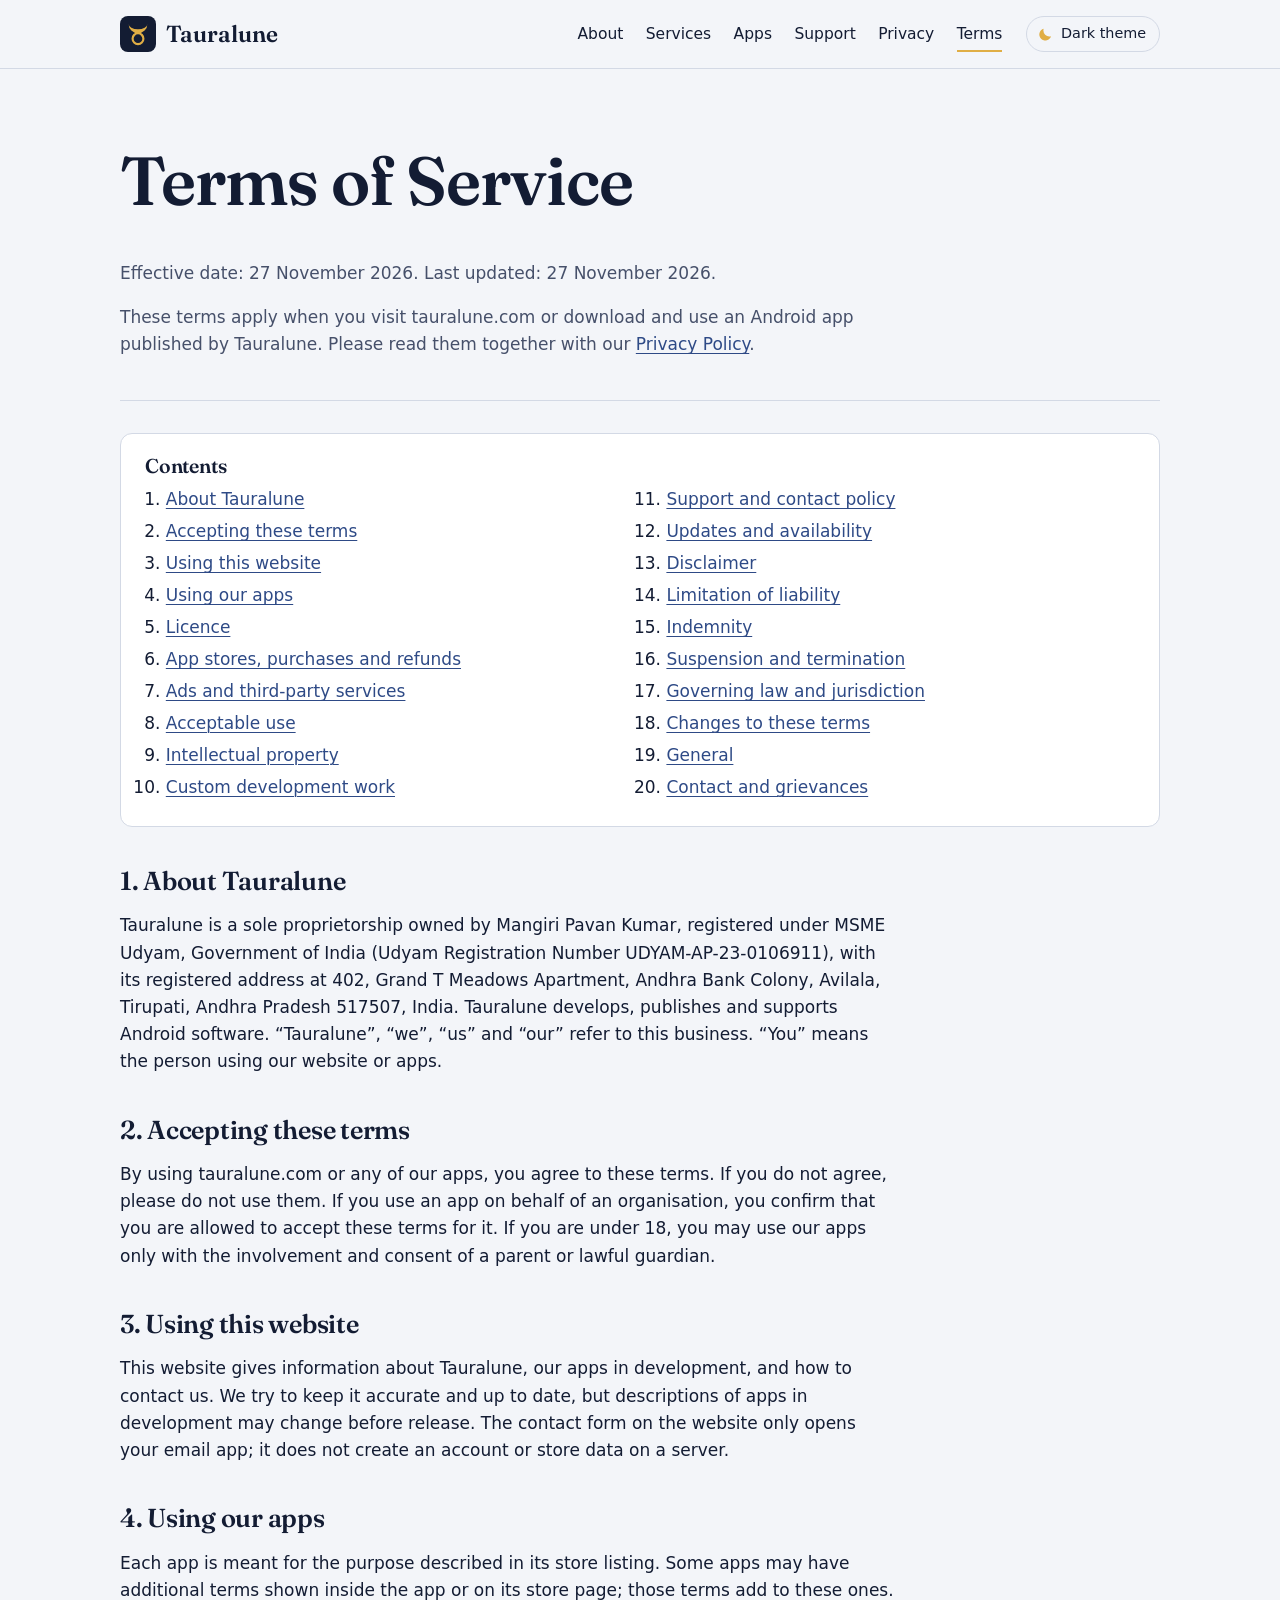
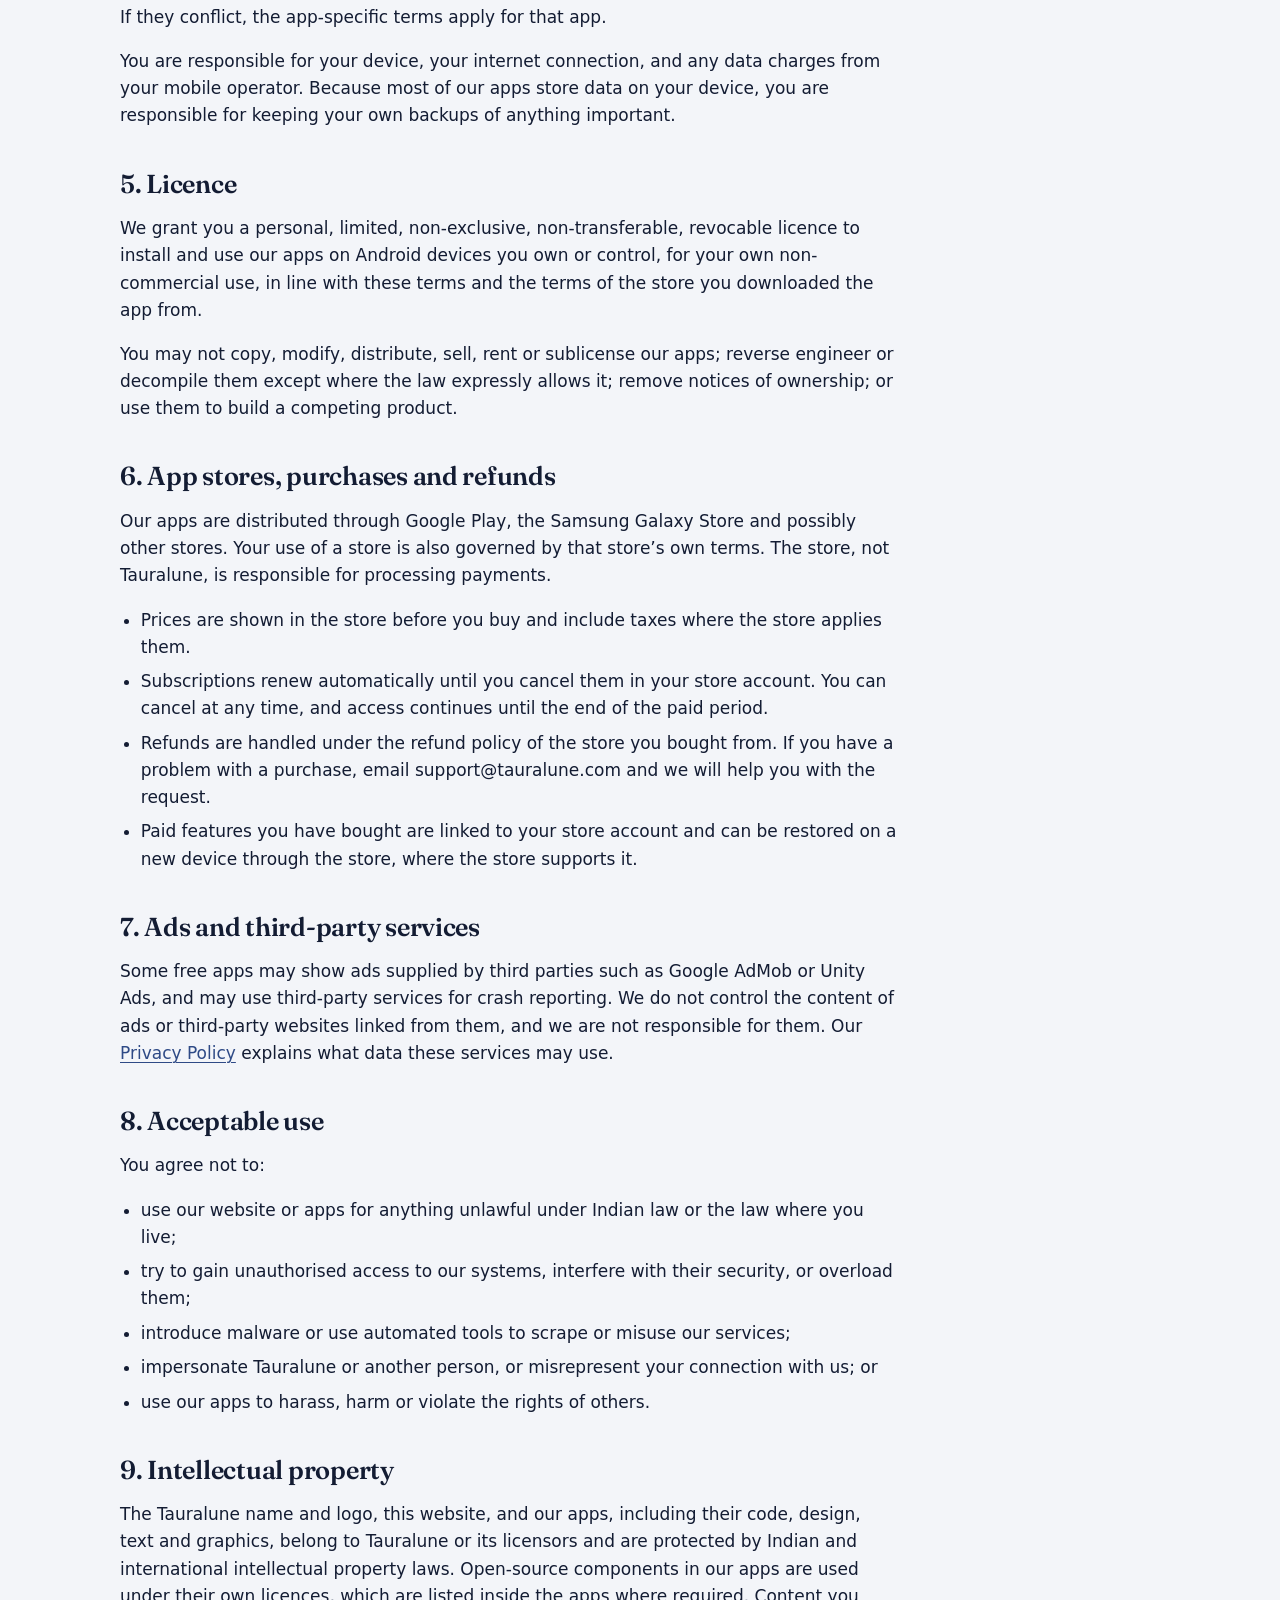
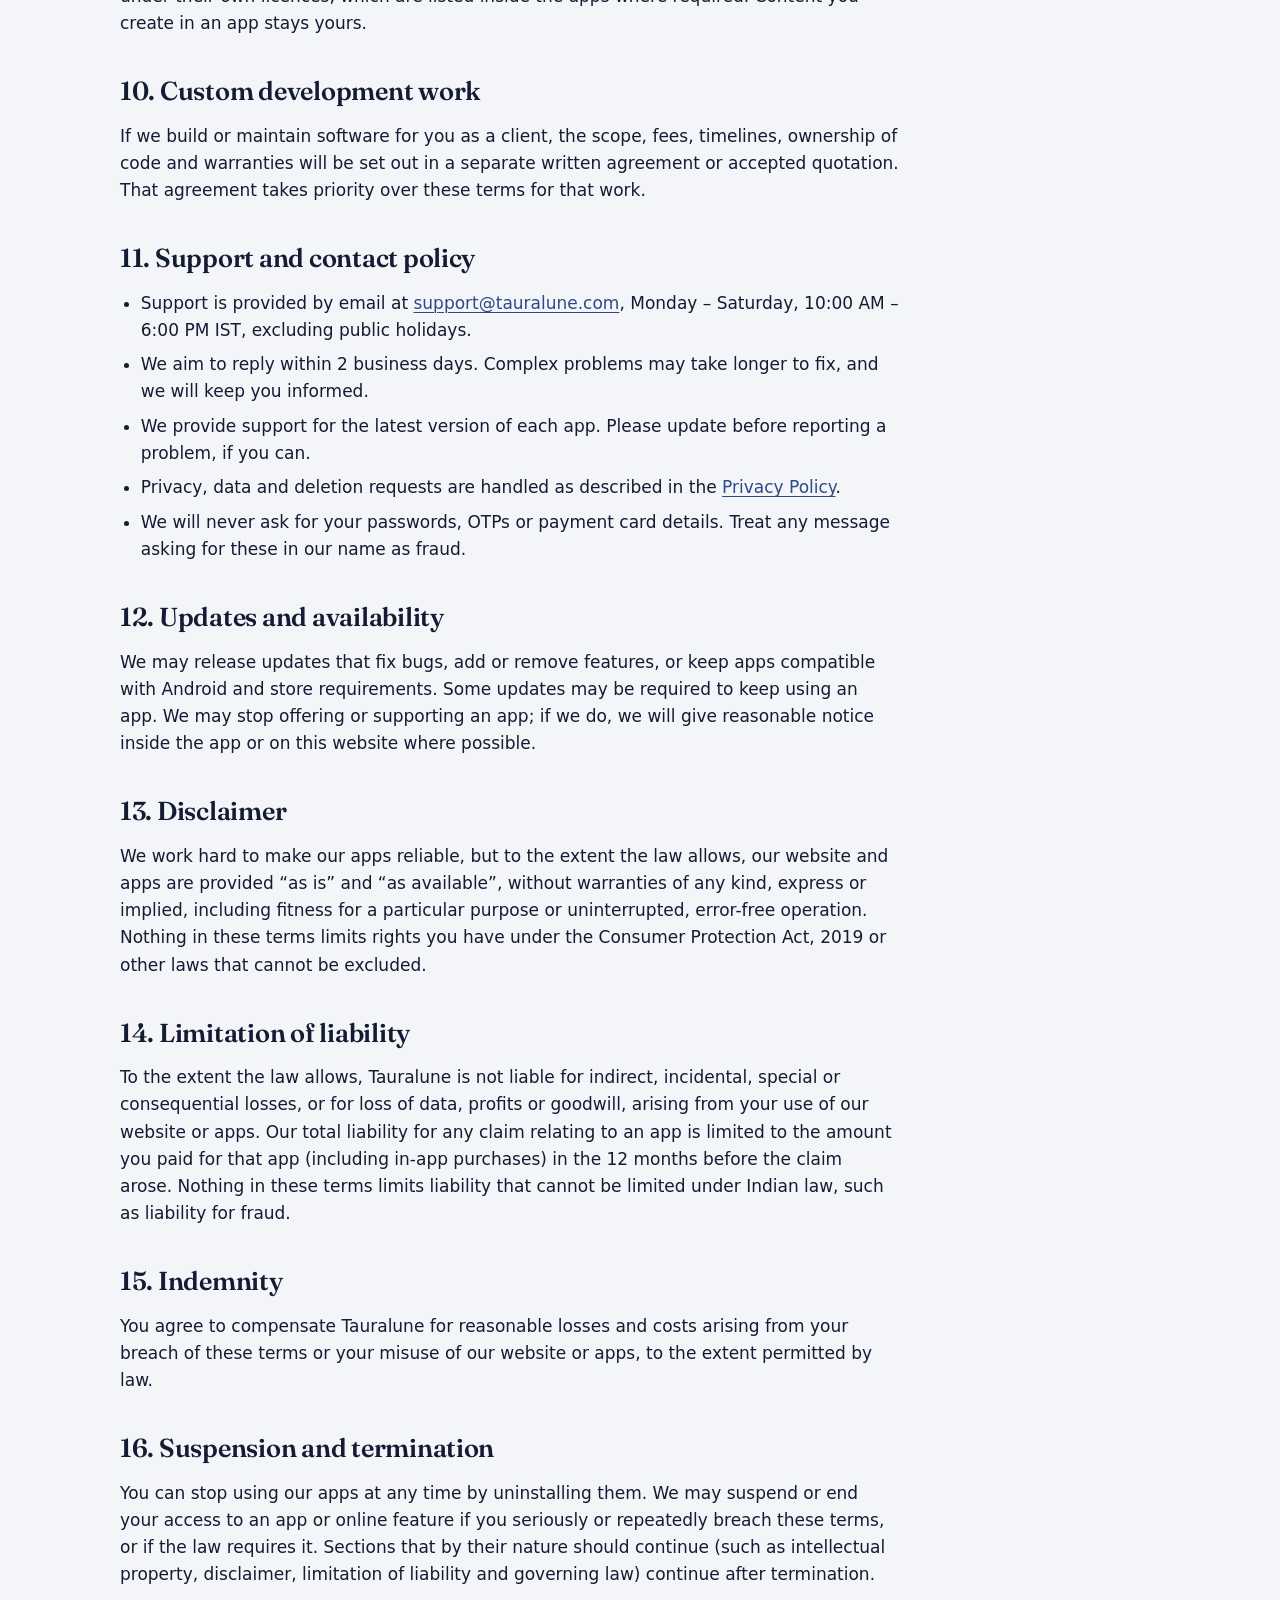
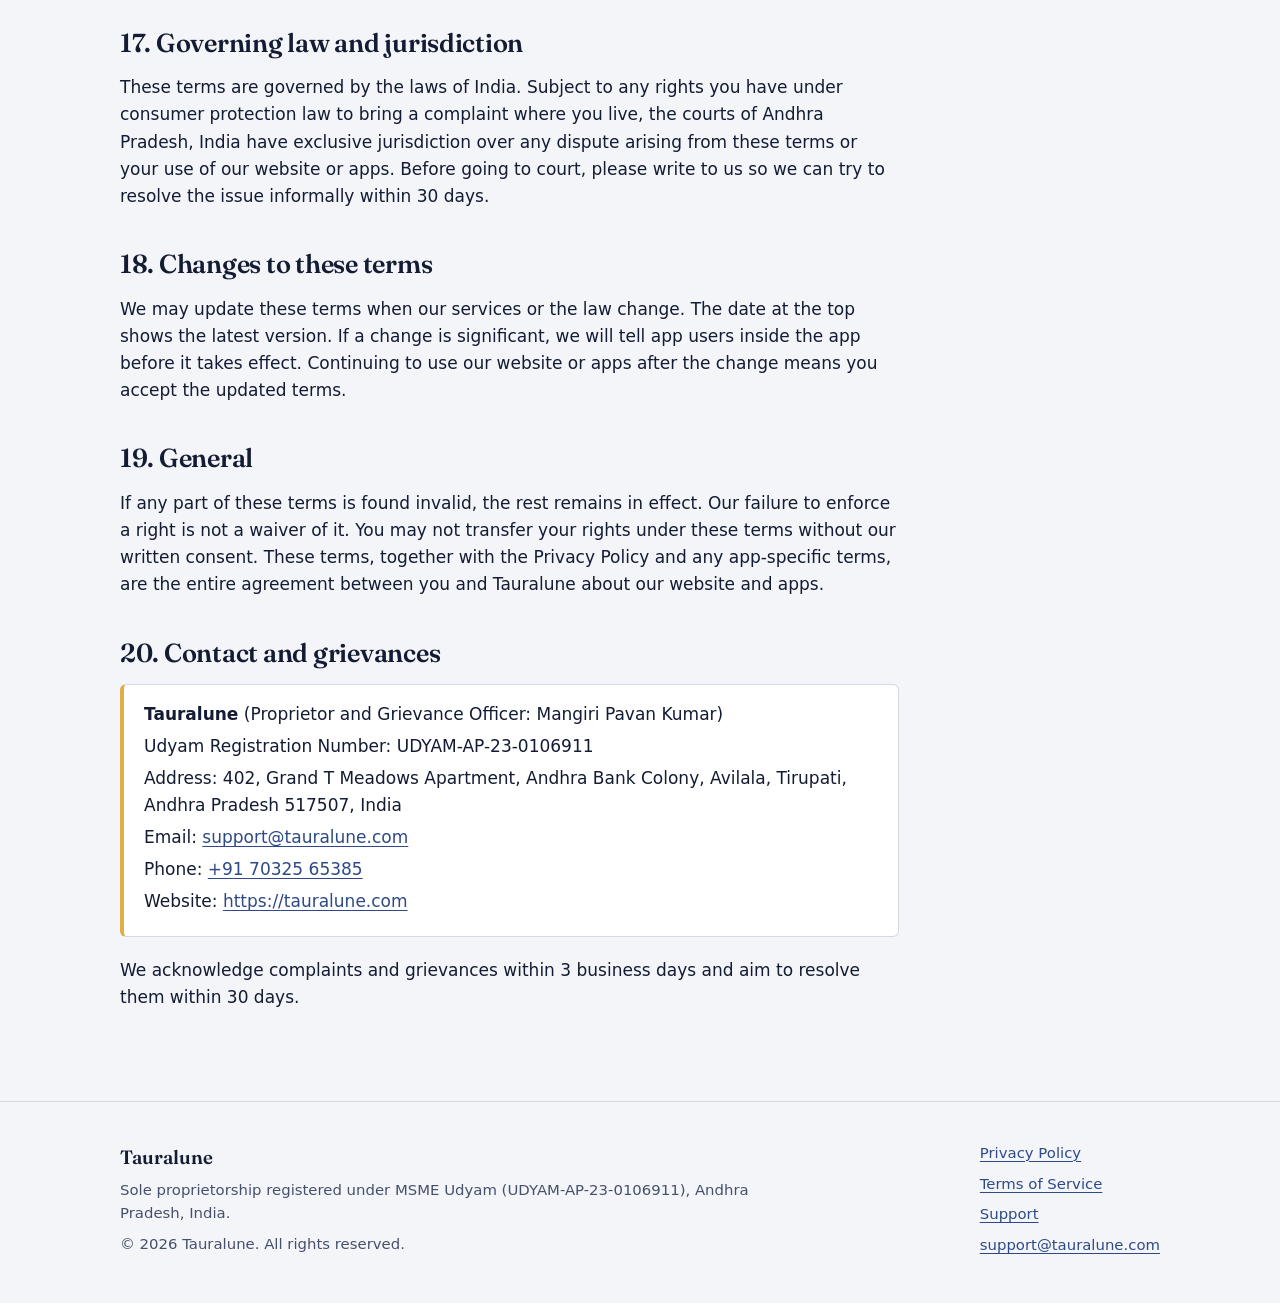
<file: terms.html>
<!doctype html>
<html lang="en-IN">
<head>
  <meta charset="utf-8">
  <meta name="viewport" content="width=device-width, initial-scale=1">
  <title>Terms of Service – Tauralune</title>
  <meta name="description" content="Terms of Service for tauralune.com and Android apps published by Tauralune, governed by the laws of India with courts in Andhra Pradesh.">
  <meta name="robots" content="index, follow">
  <link rel="canonical" href="https://tauralune.com/terms">
  <meta name="theme-color" content="#F3F5F9">
  <meta name="color-scheme" content="light dark">
  <link rel="icon" href="favicon.ico" sizes="48x48">
  <link rel="icon" href="favicon.svg" type="image/svg+xml">
  <link rel="apple-touch-icon" href="apple-touch-icon.png">
  <link rel="preload" href="fonts/fraunces-600.woff2" as="font" type="font/woff2" crossorigin>
  <meta property="og:type" content="article">
  <meta property="og:site_name" content="Tauralune">
  <meta property="og:title" content="Terms of Service – Tauralune">
  <meta property="og:description" content="The terms for using tauralune.com and Android apps published by Tauralune.">
  <meta property="og:url" content="https://tauralune.com/terms">
  <meta property="og:image" content="https://tauralune.com/og-image.png">
  <link rel="stylesheet" href="styles.css">
  <script src="script.js"></script>
</head>
<body>
  <a class="skip-link" href="#main">Skip to content</a>

  <header class="site-header">
    <div class="container header-inner">
      <a class="brand" href="index.html" aria-label="Tauralune home">
        <svg class="brand-mark" viewBox="0 0 100 100" aria-hidden="true" focusable="false">
          <rect class="brand-tile" width="100" height="100" rx="22"/>
          <path class="brand-horns" d="M24 22A26 26 0 0 0 76 22A26 15 0 0 1 24 22Z"/>
          <circle class="brand-moon" cx="50" cy="63" r="15"/>
        </svg>
        <span class="brand-name">Tauralune</span>
      </a>
      <button class="menu-toggle" type="button" aria-controls="site-nav" aria-expanded="false">
        <span class="menu-toggle-bars" aria-hidden="true"></span>
        <span class="visually-hidden">Open menu</span>
      </button>
      <nav id="site-nav" class="site-nav" aria-label="Main">
        <ul>
          <li><a href="index.html#about">About</a></li>
          <li><a href="index.html#services">Services</a></li>
          <li><a href="index.html#apps">Apps</a></li>
          <li><a href="index.html#support">Support</a></li>
          <li><a href="privacy.html">Privacy</a></li>
          <li><a href="terms.html" aria-current="page">Terms</a></li>
        </ul>
        <button class="theme-toggle" type="button" aria-pressed="false">
          <svg viewBox="0 0 24 24" aria-hidden="true" focusable="false"><path d="M20 14.5A8.5 8.5 0 0 1 9.5 4a8.5 8.5 0 1 0 10.5 10.5z"/></svg>
          <span class="theme-toggle-label">Dark theme</span>
        </button>
      </nav>
    </div>
    <div class="nav-backdrop" hidden></div>
  </header>

  <main id="main" class="legal">
    <div class="container">
      <div class="legal-head">
        <h1>Terms of Service</h1>
        <p>Effective date: 27 November 2026. Last updated: 27 November 2026.</p>
        <p>These terms apply when you visit tauralune.com or download and use an Android app published by Tauralune. Please read them together with our <a href="privacy.html">Privacy Policy</a>.</p>
      </div>

      <nav class="toc" aria-labelledby="toc-title">
        <h2 id="toc-title">Contents</h2>
        <ol>
          <li><a href="#about">About Tauralune</a></li>
          <li><a href="#acceptance">Accepting these terms</a></li>
          <li><a href="#website">Using this website</a></li>
          <li><a href="#apps">Using our apps</a></li>
          <li><a href="#licence">Licence</a></li>
          <li><a href="#stores">App stores, purchases and refunds</a></li>
          <li><a href="#ads">Ads and third-party services</a></li>
          <li><a href="#conduct">Acceptable use</a></li>
          <li><a href="#ip">Intellectual property</a></li>
          <li><a href="#client-work">Custom development work</a></li>
          <li><a href="#support-policy">Support and contact policy</a></li>
          <li><a href="#updates">Updates and availability</a></li>
          <li><a href="#disclaimer">Disclaimer</a></li>
          <li><a href="#liability">Limitation of liability</a></li>
          <li><a href="#indemnity">Indemnity</a></li>
          <li><a href="#termination">Suspension and termination</a></li>
          <li><a href="#law">Governing law and jurisdiction</a></li>
          <li><a href="#changes">Changes to these terms</a></li>
          <li><a href="#general">General</a></li>
          <li><a href="#contact">Contact and grievances</a></li>
        </ol>
      </nav>

      <div class="legal-body">
        <h2 id="about">1. About Tauralune</h2>
        <p>Tauralune is a sole proprietorship owned by Mangiri Pavan Kumar, registered under MSME Udyam, Government of India (Udyam Registration Number <span class="nowrap">UDYAM-AP-23-0106911</span>), with its registered address at 402, Grand T Meadows Apartment, Andhra Bank Colony, Avilala, Tirupati, Andhra Pradesh 517507, India. Tauralune develops, publishes and supports Android software. “Tauralune”, “we”, “us” and “our” refer to this business. “You” means the person using our website or apps.</p>

        <h2 id="acceptance">2. Accepting these terms</h2>
        <p>By using tauralune.com or any of our apps, you agree to these terms. If you do not agree, please do not use them. If you use an app on behalf of an organisation, you confirm that you are allowed to accept these terms for it. If you are under 18, you may use our apps only with the involvement and consent of a parent or lawful guardian.</p>

        <h2 id="website">3. Using this website</h2>
        <p>This website gives information about Tauralune, our apps in development, and how to contact us. We try to keep it accurate and up to date, but descriptions of apps in development may change before release. The contact form on the website only opens your email app; it does not create an account or store data on a server.</p>

        <h2 id="apps">4. Using our apps</h2>
        <p>Each app is meant for the purpose described in its store listing. Some apps may have additional terms shown inside the app or on its store page; those terms add to these ones. If they conflict, the app-specific terms apply for that app.</p>
        <p>You are responsible for your device, your internet connection, and any data charges from your mobile operator. Because most of our apps store data on your device, you are responsible for keeping your own backups of anything important.</p>

        <h2 id="licence">5. Licence</h2>
        <p>We grant you a personal, limited, non-exclusive, non-transferable, revocable licence to install and use our apps on Android devices you own or control, for your own non-commercial use, in line with these terms and the terms of the store you downloaded the app from.</p>
        <p>You may not copy, modify, distribute, sell, rent or sublicense our apps; reverse engineer or decompile them except where the law expressly allows it; remove notices of ownership; or use them to build a competing product.</p>

        <h2 id="stores">6. App stores, purchases and refunds</h2>
        <p>Our apps are distributed through Google Play, the Samsung Galaxy Store and possibly other stores. Your use of a store is also governed by that store’s own terms. The store, not Tauralune, is responsible for processing payments.</p>
        <ul>
          <li>Prices are shown in the store before you buy and include taxes where the store applies them.</li>
          <li>Subscriptions renew automatically until you cancel them in your store account. You can cancel at any time, and access continues until the end of the paid period.</li>
          <li>Refunds are handled under the refund policy of the store you bought from. If you have a problem with a purchase, email support@tauralune.com and we will help you with the request.</li>
          <li>Paid features you have bought are linked to your store account and can be restored on a new device through the store, where the store supports it.</li>
        </ul>

        <h2 id="ads">7. Ads and third-party services</h2>
        <p>Some free apps may show ads supplied by third parties such as Google AdMob or Unity Ads, and may use third-party services for crash reporting. We do not control the content of ads or third-party websites linked from them, and we are not responsible for them. Our <a href="privacy.html#third-parties">Privacy Policy</a> explains what data these services may use.</p>

        <h2 id="conduct">8. Acceptable use</h2>
        <p>You agree not to:</p>
        <ul>
          <li>use our website or apps for anything unlawful under Indian law or the law where you live;</li>
          <li>try to gain unauthorised access to our systems, interfere with their security, or overload them;</li>
          <li>introduce malware or use automated tools to scrape or misuse our services;</li>
          <li>impersonate Tauralune or another person, or misrepresent your connection with us; or</li>
          <li>use our apps to harass, harm or violate the rights of others.</li>
        </ul>

        <h2 id="ip">9. Intellectual property</h2>
        <p>The Tauralune name and logo, this website, and our apps, including their code, design, text and graphics, belong to Tauralune or its licensors and are protected by Indian and international intellectual property laws. Open-source components in our apps are used under their own licences, which are listed inside the apps where required. Content you create in an app stays yours.</p>

        <h2 id="client-work">10. Custom development work</h2>
        <p>If we build or maintain software for you as a client, the scope, fees, timelines, ownership of code and warranties will be set out in a separate written agreement or accepted quotation. That agreement takes priority over these terms for that work.</p>

        <h2 id="support-policy">11. Support and contact policy</h2>
        <ul>
          <li>Support is provided by email at <a href="mailto:support@tauralune.com">support@tauralune.com</a>, Monday – Saturday, 10:00 AM – 6:00 PM IST, excluding public holidays.</li>
          <li>We aim to reply within 2 business days. Complex problems may take longer to fix, and we will keep you informed.</li>
          <li>We provide support for the latest version of each app. Please update before reporting a problem, if you can.</li>
          <li>Privacy, data and deletion requests are handled as described in the <a href="privacy.html#data-deletion">Privacy Policy</a>.</li>
          <li>We will never ask for your passwords, OTPs or payment card details. Treat any message asking for these in our name as fraud.</li>
        </ul>

        <h2 id="updates">12. Updates and availability</h2>
        <p>We may release updates that fix bugs, add or remove features, or keep apps compatible with Android and store requirements. Some updates may be required to keep using an app. We may stop offering or supporting an app; if we do, we will give reasonable notice inside the app or on this website where possible.</p>

        <h2 id="disclaimer">13. Disclaimer</h2>
        <p>We work hard to make our apps reliable, but to the extent the law allows, our website and apps are provided “as is” and “as available”, without warranties of any kind, express or implied, including fitness for a particular purpose or uninterrupted, error-free operation. Nothing in these terms limits rights you have under the Consumer Protection Act, 2019 or other laws that cannot be excluded.</p>

        <h2 id="liability">14. Limitation of liability</h2>
        <p>To the extent the law allows, Tauralune is not liable for indirect, incidental, special or consequential losses, or for loss of data, profits or goodwill, arising from your use of our website or apps. Our total liability for any claim relating to an app is limited to the amount you paid for that app (including in-app purchases) in the 12 months before the claim arose. Nothing in these terms limits liability that cannot be limited under Indian law, such as liability for fraud.</p>

        <h2 id="indemnity">15. Indemnity</h2>
        <p>You agree to compensate Tauralune for reasonable losses and costs arising from your breach of these terms or your misuse of our website or apps, to the extent permitted by law.</p>

        <h2 id="termination">16. Suspension and termination</h2>
        <p>You can stop using our apps at any time by uninstalling them. We may suspend or end your access to an app or online feature if you seriously or repeatedly breach these terms, or if the law requires it. Sections that by their nature should continue (such as intellectual property, disclaimer, limitation of liability and governing law) continue after termination.</p>

        <h2 id="law">17. Governing law and jurisdiction</h2>
        <p>These terms are governed by the laws of India. Subject to any rights you have under consumer protection law to bring a complaint where you live, the courts of Andhra Pradesh, India have exclusive jurisdiction over any dispute arising from these terms or your use of our website or apps. Before going to court, please write to us so we can try to resolve the issue informally within 30 days.</p>

        <h2 id="changes">18. Changes to these terms</h2>
        <p>We may update these terms when our services or the law change. The date at the top shows the latest version. If a change is significant, we will tell app users inside the app before it takes effect. Continuing to use our website or apps after the change means you accept the updated terms.</p>

        <h2 id="general">19. General</h2>
        <p>If any part of these terms is found invalid, the rest remains in effect. Our failure to enforce a right is not a waiver of it. You may not transfer your rights under these terms without our written consent. These terms, together with the Privacy Policy and any app-specific terms, are the entire agreement between you and Tauralune about our website and apps.</p>

        <h2 id="contact">20. Contact and grievances</h2>
        <div class="contact-card">
          <p><strong>Tauralune</strong> (Proprietor and Grievance Officer: Mangiri Pavan Kumar)</p>
          <p>Udyam Registration Number: <span class="nowrap">UDYAM-AP-23-0106911</span></p>
          <p>Address: 402, Grand T Meadows Apartment, Andhra Bank Colony, Avilala, Tirupati, Andhra Pradesh 517507, India</p>
          <p>Email: <a href="mailto:support@tauralune.com">support@tauralune.com</a></p>
          <p>Phone: <a href="tel:+917032565385">+91 70325 65385</a></p>
          <p>Website: <a href="https://tauralune.com">https://tauralune.com</a></p>
        </div>
        <p>We acknowledge complaints and grievances within 3 business days and aim to resolve them within 30 days.</p>
      </div>
    </div>
  </main>

  <footer class="site-footer">
    <div class="container footer-inner">
      <div>
        <p class="footer-brand">Tauralune</p>
        <p>Sole proprietorship registered under MSME Udyam (<span class="nowrap">UDYAM-AP-23-0106911</span>), Andhra Pradesh, India.</p>
        <p>&copy; <span data-year>2026</span> Tauralune. All rights reserved.</p>
      </div>
      <nav aria-label="Footer">
        <ul>
          <li><a href="privacy.html">Privacy Policy</a></li>
          <li><a href="terms.html" aria-current="page">Terms of Service</a></li>
          <li><a href="index.html#support">Support</a></li>
          <li><a href="mailto:support@tauralune.com">support@tauralune.com</a></li>
        </ul>
      </nav>
    </div>
  </footer>
</body>
</html>
</file>
<file: styles.css>
/* Tauralune – shared stylesheet for index.html, privacy.html, terms.html and 404.html
   No external fonts or frameworks: the site loads nothing from third parties. */

/* ---------- Brand font (self-hosted, SIL Open Font License: fonts/OFL.txt) ---------- */
@font-face {
  font-family: "Fraunces";
  src: url("fonts/fraunces-600.woff2") format("woff2");
  font-weight: 600 700;
  font-style: normal;
  font-display: swap;
}

/* ---------- Design tokens ---------- */
:root {
  --bg: #F3F5F9;
  --surface: #FFFFFF;
  --surface-alt: #E9EDF4;
  --ink: #131C33;
  --ink-soft: #46506A;
  --rule: #D3D9E5;
  --rule-strong: #131C33;
  --accent: #2E4A86;
  --accent-hover: #233A6C;
  --accent-ink: #FFFFFF;
  --moon: #E0AE45;
  --moon-dark: #DDE2EC;
  --moon-rim: #8A93A8;
  --focus: #2E4A86;
  --success: #1F6B45;

  --font-display: "Fraunces", "Iowan Old Style", "Palatino Linotype", Palatino, "Book Antiqua", "URW Palladio L", Georgia, serif;
  --font-body: system-ui, -apple-system, "Segoe UI", Roboto, "Noto Sans", "Helvetica Neue", Arial, sans-serif;

  --step--1: 0.875rem;
  --step-0: 1.0625rem;
  --step-1: 1.25rem;
  --step-2: 1.625rem;
  --step-3: clamp(1.9rem, 3.2vw, 2.4rem);
  --step-4: clamp(2.4rem, 6vw, 4.25rem);

  --space: 1rem;
  --radius-small: 6px;
  --radius: 12px;
  --container: 70rem;
  --header-height: 4.25rem;
}

:root[data-theme="dark"] {
  --bg: #0E1424;
  --surface: #151D33;
  --surface-alt: #111829;
  --ink: #E7EBF3;
  --ink-soft: #A9B3C9;
  --rule: #26304A;
  --rule-strong: #E7EBF3;
  --accent: #9DB5F2;
  --accent-hover: #BACBF6;
  --accent-ink: #0E1424;
  --moon: #E8C66A;
  --moon-dark: #1F2943;
  --moon-rim: #5B6683;
  --focus: #BACBF6;
  --success: #7FD3A6;
  color-scheme: dark;
}

/* Fallback for visitors with JavaScript turned off */
@media (prefers-color-scheme: dark) {
  :root:not([data-theme]) {
    --bg: #0E1424;
    --surface: #151D33;
    --surface-alt: #111829;
    --ink: #E7EBF3;
    --ink-soft: #A9B3C9;
    --rule: #26304A;
    --rule-strong: #E7EBF3;
    --accent: #9DB5F2;
    --accent-hover: #BACBF6;
    --accent-ink: #0E1424;
    --moon: #E8C66A;
    --moon-dark: #1F2943;
    --moon-rim: #5B6683;
    --focus: #BACBF6;
    --success: #7FD3A6;
    color-scheme: dark;
  }
}

/* ---------- Base ---------- */
*,
*::before,
*::after {
  box-sizing: border-box;
}

html {
  -webkit-text-size-adjust: 100%;
  text-size-adjust: 100%;
}

body {
  margin: 0;
  background: var(--bg);
  color: var(--ink);
  font-family: var(--font-body);
  font-size: var(--step-0);
  line-height: 1.6;
  text-rendering: optimizeLegibility;
}

h1,
h2,
h3 {
  font-family: var(--font-display);
  font-weight: 600;
  line-height: 1.15;
  color: var(--ink);
  margin: 0 0 0.6em;
}

h1 {
  font-size: var(--step-4);
  letter-spacing: -0.015em;
}

h2 {
  font-size: var(--step-3);
  letter-spacing: -0.01em;
}

h3 {
  font-size: var(--step-1);
}

p {
  margin: 0 0 1em;
  max-width: 68ch;
}

a {
  color: var(--accent);
  text-underline-offset: 0.18em;
  text-decoration-thickness: 1px;
}

a:hover {
  color: var(--accent-hover);
  text-decoration-thickness: 2px;
}

:focus-visible {
  outline: 3px solid var(--focus);
  outline-offset: 3px;
  border-radius: 4px;
}

address {
  font-style: normal;
}

img,
svg {
  max-width: 100%;
}

.visually-hidden {
  position: absolute !important;
  width: 1px;
  height: 1px;
  padding: 0;
  margin: -1px;
  overflow: hidden;
  clip: rect(0 0 0 0);
  white-space: nowrap;
  border: 0;
}

.skip-link {
  position: absolute;
  left: 1rem;
  top: -4rem;
  z-index: 100;
  background: var(--accent);
  color: var(--accent-ink);
  padding: 0.6rem 1rem;
  border-radius: var(--radius-small);
  font-weight: 600;
}

.skip-link:focus {
  top: 1rem;
  color: var(--accent-ink);
}

.sprite {
  position: absolute;
  width: 0;
  height: 0;
  overflow: hidden;
}

.container {
  width: 100%;
  max-width: var(--container);
  margin-inline: auto;
  padding-inline: clamp(1.1rem, 4vw, 2.5rem);
}

section[id],
[id] h2 {
  scroll-margin-top: calc(var(--header-height) + 1rem);
}

/* ---------- Moon phases (used in hero and app cards) ---------- */
.moon-dark {
  fill: var(--moon-dark);
}

.moon-lit {
  fill: var(--moon);
}

.moon-rim {
  fill: none;
  stroke: var(--moon-rim);
  stroke-width: 1.5;
}

/* ---------- Header and navigation ---------- */
.site-header {
  position: sticky;
  top: 0;
  z-index: 50;
  background: var(--bg);
  border-bottom: 1px solid var(--rule);
}

.header-inner {
  display: flex;
  align-items: center;
  justify-content: space-between;
  min-height: var(--header-height);
  gap: 1rem;
}

.brand {
  display: inline-flex;
  align-items: center;
  gap: 0.6rem;
  color: var(--ink);
  text-decoration: none;
}

.brand:hover {
  color: var(--ink);
}

.brand-mark {
  width: 2.25rem;
  height: 2.25rem;
  flex: none;
}

.brand-tile {
  fill: #131C33;
}

.brand-horns {
  fill: #E0AE45;
}

.brand-moon {
  fill: none;
  stroke: #E0AE45;
  stroke-width: 6;
}

.brand-name {
  font-family: var(--font-display);
  font-size: 1.45rem;
  font-weight: 600;
  letter-spacing: -0.005em;
}

.site-nav {
  display: flex;
  align-items: center;
  gap: 1.5rem;
}

.site-nav ul {
  display: flex;
  gap: 1.4rem;
  list-style: none;
  margin: 0;
  padding: 0;
}

.site-nav a {
  color: var(--ink);
  text-decoration: none;
  font-weight: 500;
  font-size: 0.97rem;
  padding-block: 0.4rem;
  border-bottom: 2px solid transparent;
}

.site-nav a:hover,
.site-nav a[aria-current="page"] {
  border-bottom-color: var(--moon);
  color: var(--ink);
}

.theme-toggle {
  display: inline-flex;
  align-items: center;
  gap: 0.45rem;
  font: inherit;
  font-size: 0.9rem;
  color: var(--ink);
  background: transparent;
  border: 1px solid var(--rule);
  border-radius: 999px;
  padding: 0.35rem 0.8rem 0.35rem 0.6rem;
  cursor: pointer;
}

.theme-toggle:hover {
  border-color: var(--ink-soft);
}

.theme-toggle svg {
  width: 1.05rem;
  height: 1.05rem;
  fill: var(--moon);
}

.menu-toggle {
  display: none;
  width: 2.75rem;
  height: 2.75rem;
  border: 1px solid var(--rule);
  border-radius: var(--radius-small);
  background: transparent;
  color: var(--ink);
  cursor: pointer;
  position: relative;
}

.menu-toggle-bars,
.menu-toggle-bars::before,
.menu-toggle-bars::after {
  position: absolute;
  left: 50%;
  width: 1.2rem;
  height: 2px;
  margin-left: -0.6rem;
  background: currentColor;
  border-radius: 2px;
  transition: transform 0.2s ease, opacity 0.2s ease;
}

.menu-toggle-bars {
  top: 50%;
  margin-top: -1px;
}

.menu-toggle-bars::before,
.menu-toggle-bars::after {
  content: "";
  left: 0;
  margin-left: 0;
}

.menu-toggle-bars::before {
  top: -6px;
}

.menu-toggle-bars::after {
  top: 6px;
}

.menu-toggle[aria-expanded="true"] .menu-toggle-bars {
  background: transparent;
}

.menu-toggle[aria-expanded="true"] .menu-toggle-bars::before {
  transform: translateY(6px) rotate(45deg);
}

.menu-toggle[aria-expanded="true"] .menu-toggle-bars::after {
  transform: translateY(-6px) rotate(-45deg);
}

.nav-backdrop {
  display: none;
}

@media (max-width: 860px) {
  .menu-toggle {
    display: inline-block;
  }

  .site-nav {
    position: fixed;
    top: var(--header-height);
    right: 0;
    bottom: 0;
    width: min(20rem, 85vw);
    flex-direction: column;
    align-items: stretch;
    gap: 1.5rem;
    padding: 1.5rem;
    background: var(--surface);
    border-left: 1px solid var(--rule);
    transform: translateX(100%);
    visibility: hidden;
    transition: transform 0.25s ease, visibility 0s linear 0.25s;
    z-index: 60;
    overflow-y: auto;
  }

  .site-nav ul {
    flex-direction: column;
    gap: 0.25rem;
  }

  .site-nav a {
    display: block;
    padding: 0.75rem 0;
    border-bottom: 1px solid var(--rule);
    font-size: 1.05rem;
  }

  .site-nav a:hover,
  .site-nav a[aria-current="page"] {
    border-bottom-color: var(--moon);
  }

  .theme-toggle {
    align-self: flex-start;
  }

  body.nav-open .site-nav {
    transform: translateX(0);
    visibility: visible;
    transition: transform 0.25s ease, visibility 0s;
  }

  body.nav-open .nav-backdrop {
    display: block;
    position: fixed;
    inset: var(--header-height) 0 0 0;
    background: rgba(9, 13, 25, 0.45);
    z-index: 55;
  }

  body.nav-open {
    overflow: hidden;
  }
}

/* ---------- Buttons ---------- */
.button {
  display: inline-flex;
  align-items: center;
  justify-content: center;
  min-height: 2.9rem;
  padding: 0.7rem 1.3rem;
  border-radius: var(--radius-small);
  font: inherit;
  font-weight: 600;
  font-size: 1rem;
  text-decoration: none;
  cursor: pointer;
  border: 1px solid transparent;
}

.button-primary {
  background: var(--accent);
  color: var(--accent-ink);
}

.button-primary:hover {
  background: var(--accent-hover);
  color: var(--accent-ink);
}

.button-quiet {
  background: transparent;
  color: var(--ink);
  border-color: var(--rule-strong);
}

.button-quiet:hover {
  color: var(--ink);
  background: var(--surface);
}

.copy-button {
  font: inherit;
  font-size: 0.85rem;
  font-weight: 600;
  color: var(--accent);
  background: transparent;
  border: 1px solid var(--rule);
  border-radius: var(--radius-small);
  padding: 0.25rem 0.65rem;
  margin-left: 0.35rem;
  cursor: pointer;
  vertical-align: middle;
}

.copy-button:hover {
  border-color: var(--accent);
}

.copy-button.is-done {
  color: var(--success);
  border-color: var(--success);
}

/* ---------- Hero ---------- */
.hero {
  padding-block: clamp(3rem, 8vw, 6rem) clamp(2.5rem, 6vw, 4.5rem);
  border-bottom: 1px solid var(--rule);
}

.hero h1 {
  max-width: 17ch;
}

.lede {
  font-size: var(--step-1);
  color: var(--ink-soft);
  max-width: 56ch;
}

.status-note {
  display: inline-block;
  font-size: 0.97rem;
  background: var(--surface);
  border: 1px solid var(--rule);
  border-left: 4px solid var(--moon);
  border-radius: var(--radius-small);
  padding: 0.75rem 1rem;
  max-width: 62ch;
}

.hero-actions {
  display: flex;
  flex-wrap: wrap;
  gap: 0.75rem;
  margin-top: 0.75rem;
}

.cycle {
  margin: clamp(2.5rem, 6vw, 4rem) 0 0;
}

.cycle-steps {
  list-style: none;
  margin: 0;
  padding: 0;
  display: grid;
  grid-template-columns: repeat(5, minmax(0, 1fr));
  position: relative;
}

.cycle-steps::before {
  content: "";
  position: absolute;
  left: 10%;
  right: 10%;
  top: clamp(1.4rem, 3.5vw, 2.25rem);
  height: 1px;
  background: var(--rule);
}

.cycle-steps li {
  position: relative;
  display: flex;
  flex-direction: column;
  align-items: center;
  text-align: center;
  gap: 0.55rem;
  font-size: var(--step--1);
  color: var(--ink-soft);
  line-height: 1.3;
}

.cycle-steps .phase {
  width: clamp(2.8rem, 7vw, 4.5rem);
  height: clamp(2.8rem, 7vw, 4.5rem);
  background: var(--bg);
  border-radius: 50%;
}

.cycle-steps li:last-child span {
  color: var(--ink);
  font-weight: 600;
}

.cycle figcaption {
  margin-top: 1.25rem;
  font-size: 0.95rem;
  color: var(--ink-soft);
  max-width: 60ch;
}

/* ---------- Sections ---------- */
.section {
  padding-block: clamp(3rem, 7vw, 5rem);
}

.section-alt {
  background: var(--surface-alt);
  border-block: 1px solid var(--rule);
}

.section-intro {
  color: var(--ink-soft);
  max-width: 64ch;
  margin-bottom: 2rem;
}

.split {
  display: grid;
  grid-template-columns: minmax(0, 1.25fr) minmax(0, 1fr);
  gap: clamp(2rem, 5vw, 4rem);
  align-items: start;
}

.subhead {
  margin-top: 2.5rem;
}

.aside {
  margin-top: 2rem;
  color: var(--ink-soft);
  font-size: 0.97rem;
}

/* Fact lists (About, Support) */
.facts {
  margin: 0;
  border-top: 2px solid var(--rule-strong);
}

.facts div {
  display: grid;
  grid-template-columns: 10rem minmax(0, 1fr);
  gap: 1rem;
  padding: 0.8rem 0;
  border-bottom: 1px solid var(--rule);
}

.facts dt {
  font-weight: 600;
  font-size: 0.93rem;
  color: var(--ink-soft);
}

.facts dd {
  margin: 0;
  overflow-wrap: anywhere;
}

/* Service columns */
.columns {
  display: grid;
  grid-template-columns: repeat(3, minmax(0, 1fr));
  gap: clamp(1.5rem, 3vw, 2.5rem);
}

.column {
  border-top: 2px solid var(--rule-strong);
  padding-top: 1.1rem;
}

.column p {
  color: var(--ink-soft);
  margin: 0;
}

/* Engineering standards */
.standards {
  display: grid;
  grid-template-columns: repeat(2, minmax(0, 1fr));
  gap: 0 clamp(1.5rem, 4vw, 3rem);
  margin: 0;
}

.standards div {
  padding: 0.9rem 0;
  border-bottom: 1px solid var(--rule);
}

.standards dt {
  font-weight: 600;
}

.standards dd {
  margin: 0.2rem 0 0;
  color: var(--ink-soft);
}

.plain-list {
  margin: 0 0 1.25rem;
  padding-left: 1.2rem;
}

.plain-list li {
  margin-bottom: 0.6rem;
  max-width: 64ch;
}

/* ---------- App cards ---------- */
.app-grid {
  display: grid;
  grid-template-columns: repeat(auto-fill, minmax(17rem, 1fr));
  gap: 1.25rem;
}

.app-card {
  display: flex;
  flex-direction: column;
  background: var(--surface);
  border: 1px solid var(--rule);
  border-radius: var(--radius);
  padding: 1.4rem;
}

.app-card h3 {
  margin-top: 1rem;
}

.app-card p {
  color: var(--ink-soft);
  font-size: 0.97rem;
}

.app-stage {
  display: inline-flex;
  align-items: center;
  gap: 0.55rem;
  font-size: 0.9rem;
  font-weight: 600;
}

.app-stage .phase {
  width: 1.75rem;
  height: 1.75rem;
}

.app-meta {
  margin: auto 0 0;
  padding-top: 0.9rem;
  border-top: 1px solid var(--rule);
  display: grid;
  grid-template-columns: 1fr 1fr;
  gap: 0.75rem;
  font-size: 0.9rem;
}

.app-meta dt {
  color: var(--ink-soft);
}

.app-meta dd {
  margin: 0;
  font-weight: 600;
}

.store-links {
  display: flex;
  flex-wrap: wrap;
  gap: 0.5rem;
  margin-top: 1rem;
}

.store-links a {
  font-size: 0.9rem;
  font-weight: 600;
}

/* ---------- Inquiry form ---------- */
.inquiry-form {
  background: var(--surface);
  border: 1px solid var(--rule);
  border-radius: var(--radius);
  padding: clamp(1.25rem, 3vw, 2rem);
}

.form-note {
  font-size: 0.9rem;
  color: var(--ink-soft);
}

.field {
  margin-bottom: 1rem;
}

.field label {
  display: block;
  font-weight: 600;
  font-size: 0.93rem;
  margin-bottom: 0.35rem;
}

.field input,
.field select,
.field textarea {
  width: 100%;
  font: inherit;
  font-size: 1rem;
  color: var(--ink);
  background: var(--bg);
  border: 1px solid var(--moon-rim);
  border-radius: var(--radius-small);
  padding: 0.65rem 0.75rem;
}

.field textarea {
  resize: vertical;
  min-height: 8rem;
}

.field input:focus-visible,
.field select:focus-visible,
.field textarea:focus-visible {
  outline-offset: 1px;
}

.field [aria-invalid="true"] {
  border-color: #B3261E;
  border-width: 2px;
}

.form-status,
.copy-status {
  margin: 1rem 0 0;
  font-size: 0.93rem;
  min-height: 1.5em;
}

.form-status.is-ok {
  color: var(--success);
}

.form-status.is-error {
  color: #B3261E;
}

:root[data-theme="dark"] .form-status.is-error,
:root[data-theme="dark"] .field [aria-invalid="true"] {
  color: #F2B8B5;
  border-color: #F2B8B5;
}

/* ---------- Official business record ---------- */
.record {
  background: var(--surface);
  border: 1px solid var(--rule);
  border-top: 4px solid var(--moon);
  border-radius: var(--radius);
  padding: clamp(1.25rem, 3vw, 2.25rem);
}

.record-list {
  margin: 0;
}

.record-list div {
  display: grid;
  grid-template-columns: 14rem minmax(0, 1fr);
  gap: 1rem;
  padding: 0.75rem 0;
  border-bottom: 1px solid var(--rule);
}

.record-list div:last-child {
  border-bottom: 0;
}

.record-list dt {
  color: var(--ink-soft);
  font-weight: 600;
  font-size: 0.93rem;
}

.record-list dd {
  margin: 0;
  overflow-wrap: anywhere;
}

.record-actions {
  display: flex;
  gap: 0.5rem;
  margin-top: 1.25rem;
}

.record-actions .copy-button {
  margin-left: 0;
}

[data-optional][hidden] {
  display: none !important;
}

/* ---------- Legal pages ---------- */
.legal {
  padding-block: clamp(2.5rem, 6vw, 4.5rem);
}

.legal-head {
  border-bottom: 1px solid var(--rule);
  padding-bottom: 1.5rem;
  margin-bottom: 2rem;
}

.legal-head p {
  color: var(--ink-soft);
}

.legal-body {
  max-width: 72ch;
}

.legal-body h2 {
  font-size: var(--step-2);
  margin-top: 2.5rem;
}

.legal-body h3 {
  margin-top: 1.5rem;
}

.legal-body p,
.legal-body li {
  max-width: 72ch;
}

.legal-body ul,
.legal-body ol {
  padding-left: 1.3rem;
  margin: 0 0 1em;
}

.legal-body li {
  margin-bottom: 0.45rem;
}

.toc {
  background: var(--surface);
  border: 1px solid var(--rule);
  border-radius: var(--radius);
  padding: 1.25rem 1.5rem;
  margin-bottom: 2rem;
}

.toc h2 {
  font-size: var(--step-1);
  margin: 0 0 0.6rem;
}

.toc ol {
  margin: 0;
  padding-left: 1.3rem;
  columns: 2 16rem;
  column-gap: 2rem;
}

.toc li {
  margin-bottom: 0.3rem;
  break-inside: avoid;
}

.legal-table-wrap {
  overflow-x: auto;
  margin-bottom: 1.25rem;
}

.legal-table {
  border-collapse: collapse;
  width: 100%;
  min-width: 34rem;
  font-size: 0.95rem;
}

.legal-table th,
.legal-table td {
  text-align: left;
  vertical-align: top;
  padding: 0.6rem 0.75rem;
  border: 1px solid var(--rule);
}

.legal-table th {
  background: var(--surface-alt);
}

.contact-card {
  background: var(--surface);
  border: 1px solid var(--rule);
  border-left: 4px solid var(--moon);
  border-radius: var(--radius-small);
  padding: 1rem 1.25rem;
  margin-bottom: 1.25rem;
}

.contact-card p {
  margin: 0 0 0.3rem;
}

/* ---------- Footer ---------- */
.site-footer {
  border-top: 1px solid var(--rule);
  padding-block: 2.5rem;
  font-size: 0.93rem;
  color: var(--ink-soft);
}

.footer-inner {
  display: flex;
  flex-wrap: wrap;
  justify-content: space-between;
  gap: 1.5rem 3rem;
}

.footer-brand {
  font-family: var(--font-display);
  font-size: 1.2rem;
  font-weight: 600;
  color: var(--ink);
  margin-bottom: 0.4rem;
}

.site-footer p {
  margin-bottom: 0.4rem;
}

.site-footer ul {
  list-style: none;
  margin: 0;
  padding: 0;
  display: grid;
  gap: 0.45rem;
}

/* ---------- 404 ---------- */
.not-found {
  padding-block: clamp(4rem, 12vw, 8rem);
}

.not-found .phase {
  width: 4.5rem;
  height: 4.5rem;
  margin-bottom: 1.5rem;
}

/* ---------- Responsive ---------- */
@media (max-width: 900px) {
  .split,
  .columns,
  .standards {
    grid-template-columns: minmax(0, 1fr);
  }

  .record-list div {
    grid-template-columns: minmax(0, 1fr);
    gap: 0.15rem;
  }
}

@media (max-width: 520px) {
  .facts div {
    grid-template-columns: minmax(0, 1fr);
    gap: 0.15rem;
  }

  .cycle-steps li {
    font-size: 0.75rem;
  }

  .hero-actions .button {
    width: 100%;
  }

  .copy-button {
    margin: 0.4rem 0 0;
  }
}

@media (prefers-reduced-motion: reduce) {
  *,
  *::before,
  *::after {
    transition-duration: 0.01ms !important;
    animation-duration: 0.01ms !important;
    scroll-behavior: auto !important;
  }
}

/* ---------- Print ---------- */
@media print {
  :root,
  :root[data-theme="dark"] {
    --bg: #FFFFFF;
    --surface: #FFFFFF;
    --surface-alt: #FFFFFF;
    --ink: #000000;
    --ink-soft: #333333;
    --rule: #BBBBBB;
    --rule-strong: #000000;
    --accent: #000000;
    color-scheme: light;
  }

  body {
    font-size: 11pt;
    background: #FFFFFF;
    color: #000000;
  }

  .site-header {
    position: static;
    border-bottom: 1px solid #000000;
  }

  .site-nav,
  .menu-toggle,
  .nav-backdrop,
  .skip-link,
  .hero-actions,
  .inquiry-form,
  .copy-button,
  .record-actions,
  .theme-toggle,
  .toc {
    display: none !important;
  }

  .section,
  .hero,
  .legal {
    padding-block: 1rem;
  }

  .section-alt {
    background: none;
  }

  .app-card,
  .record,
  .contact-card {
    break-inside: avoid;
  }

  .legal-body a[href^="http"]::after,
  .legal-body a[href^="mailto"]::after {
    content: " (" attr(href) ")";
    font-size: 0.85em;
  }
}

.contact-card address {
  margin: 0 0 0.3rem;
}

.nowrap {
  white-space: nowrap;
}

:root[data-theme="dark"] .brand-tile {
  fill: #1F2A4A;
}
</file>
